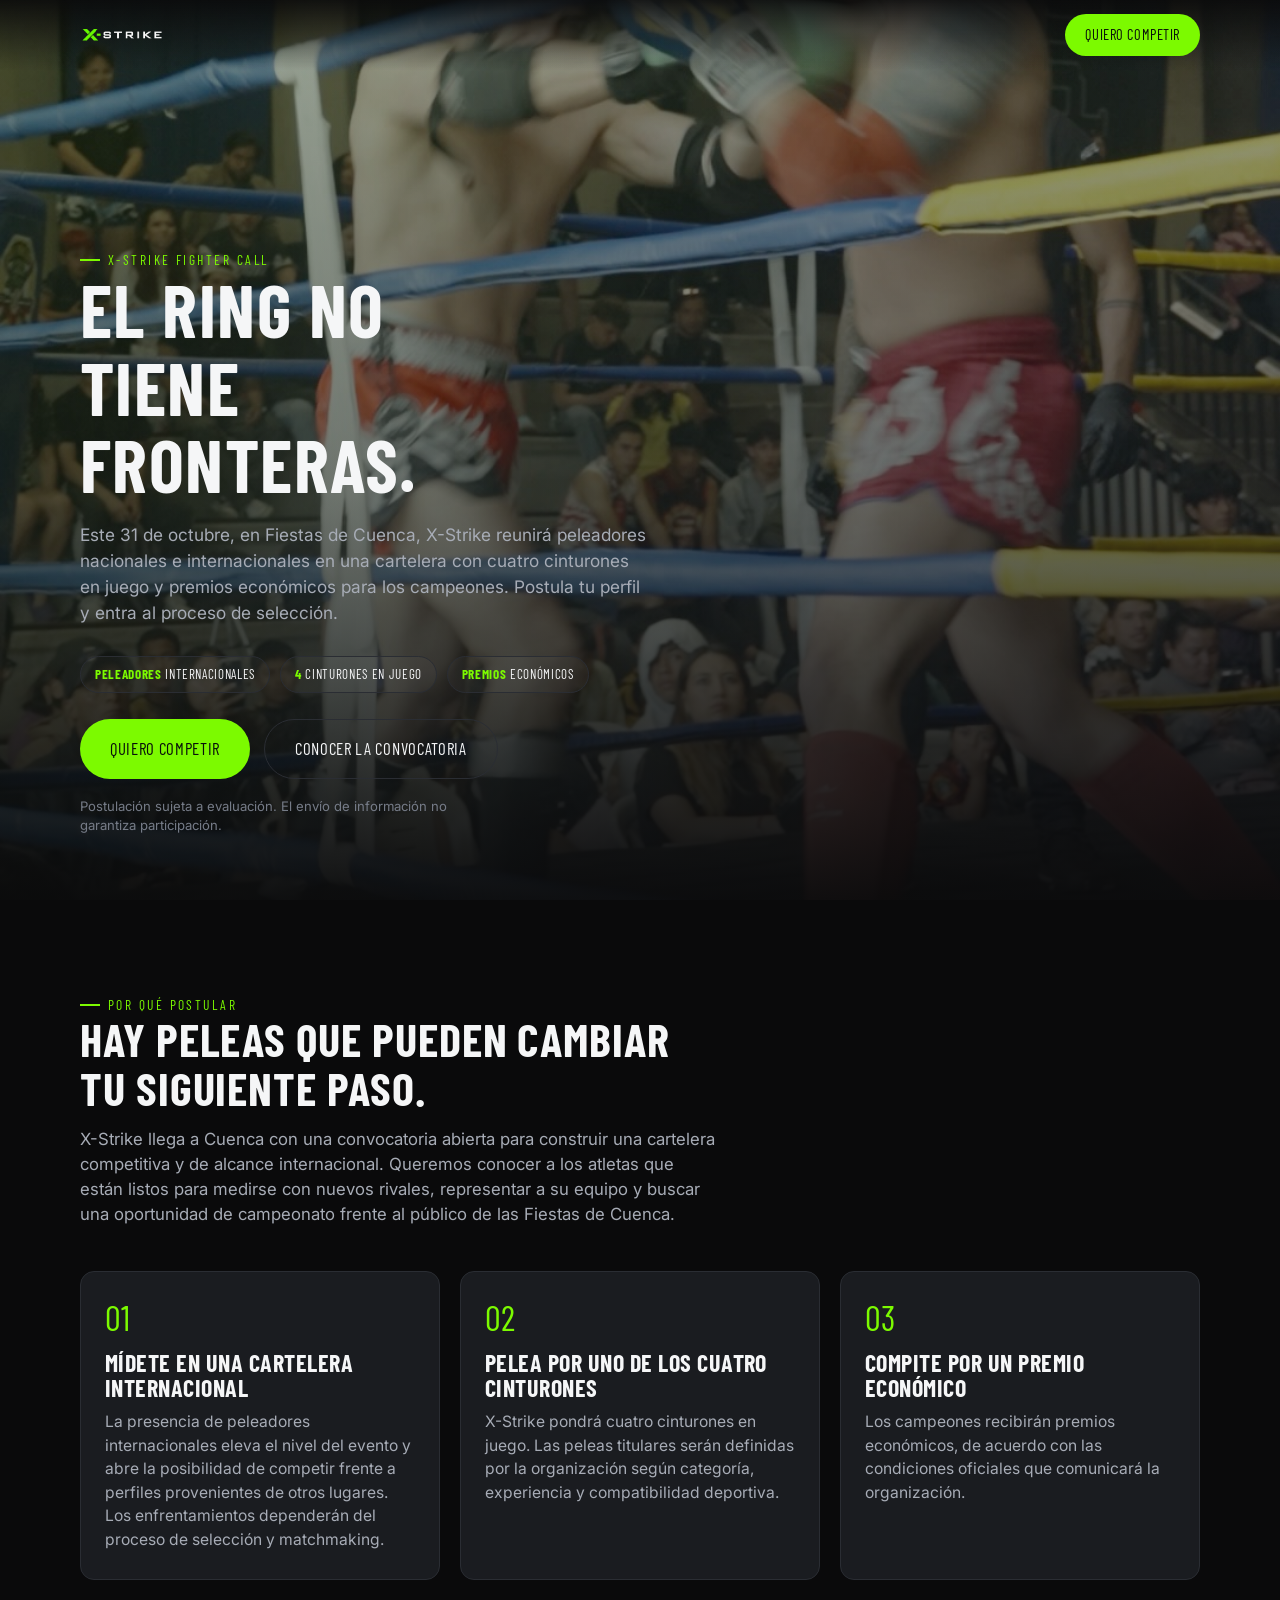
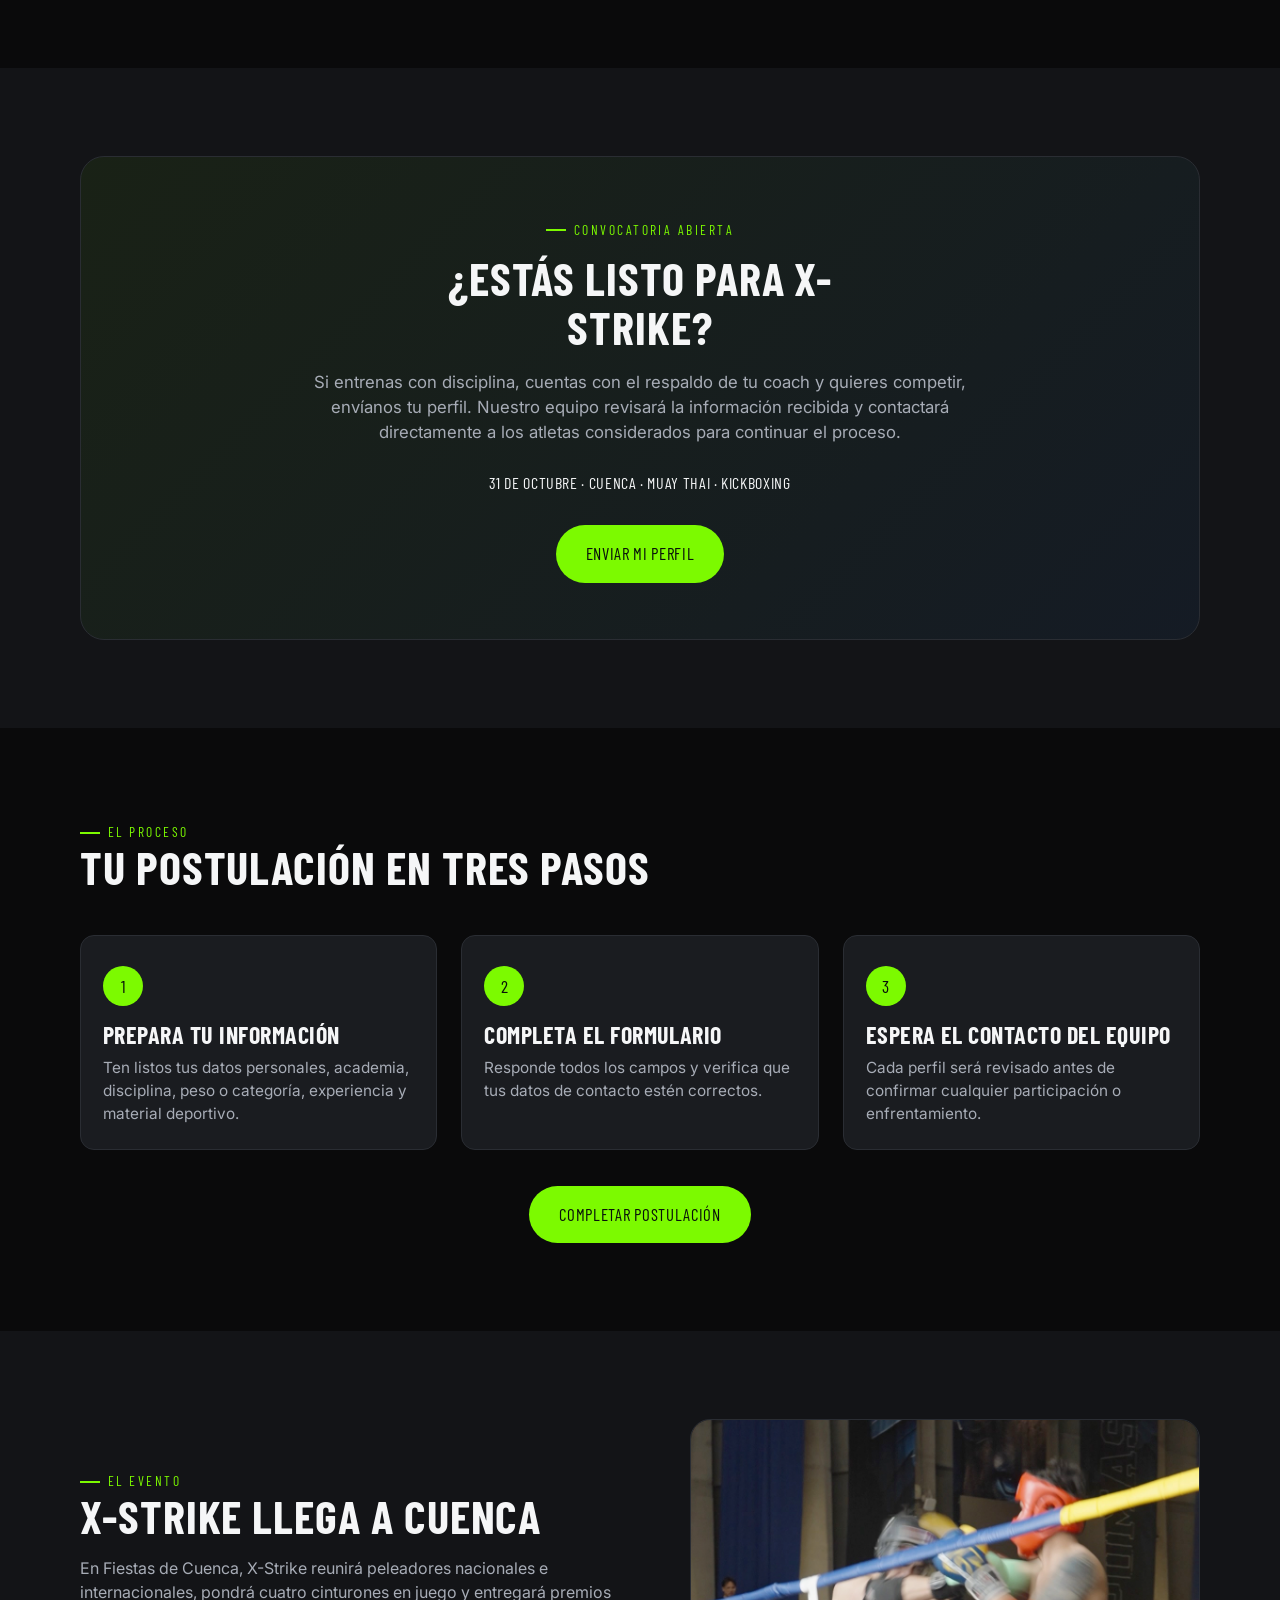
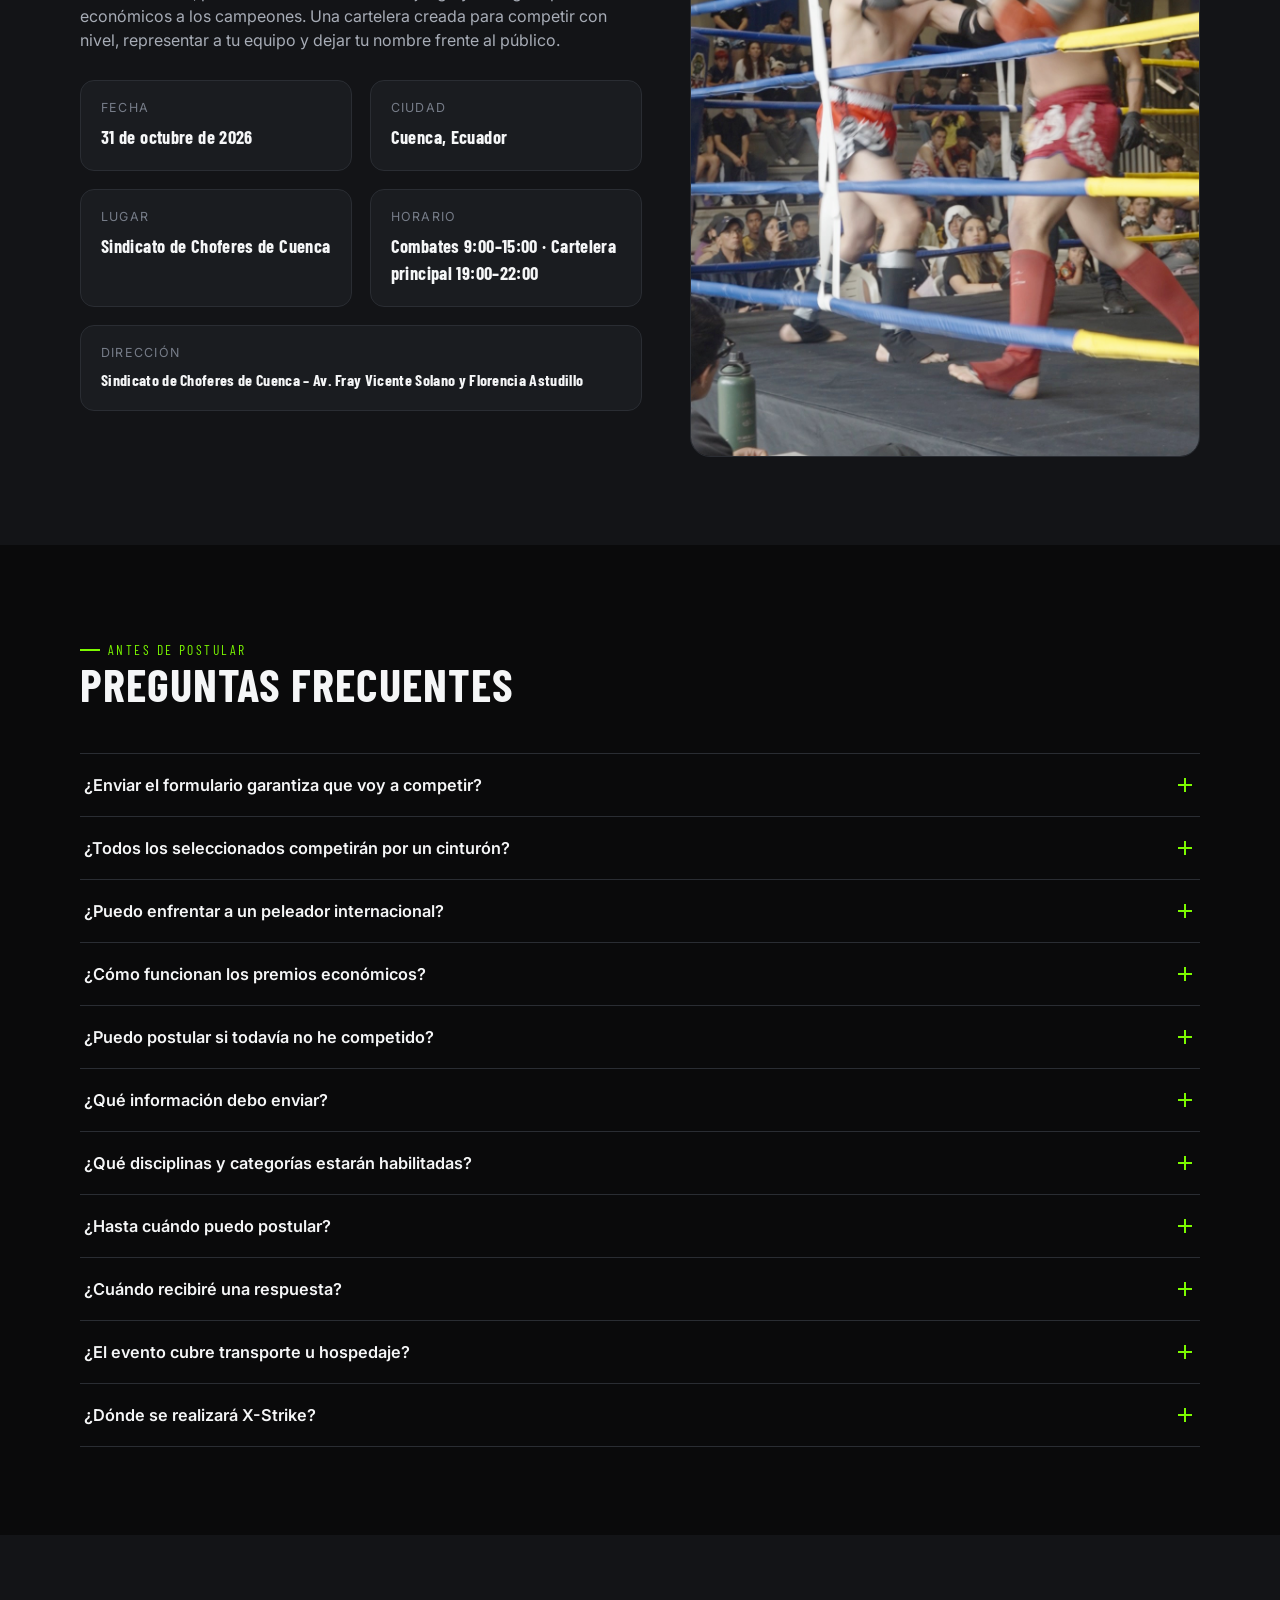
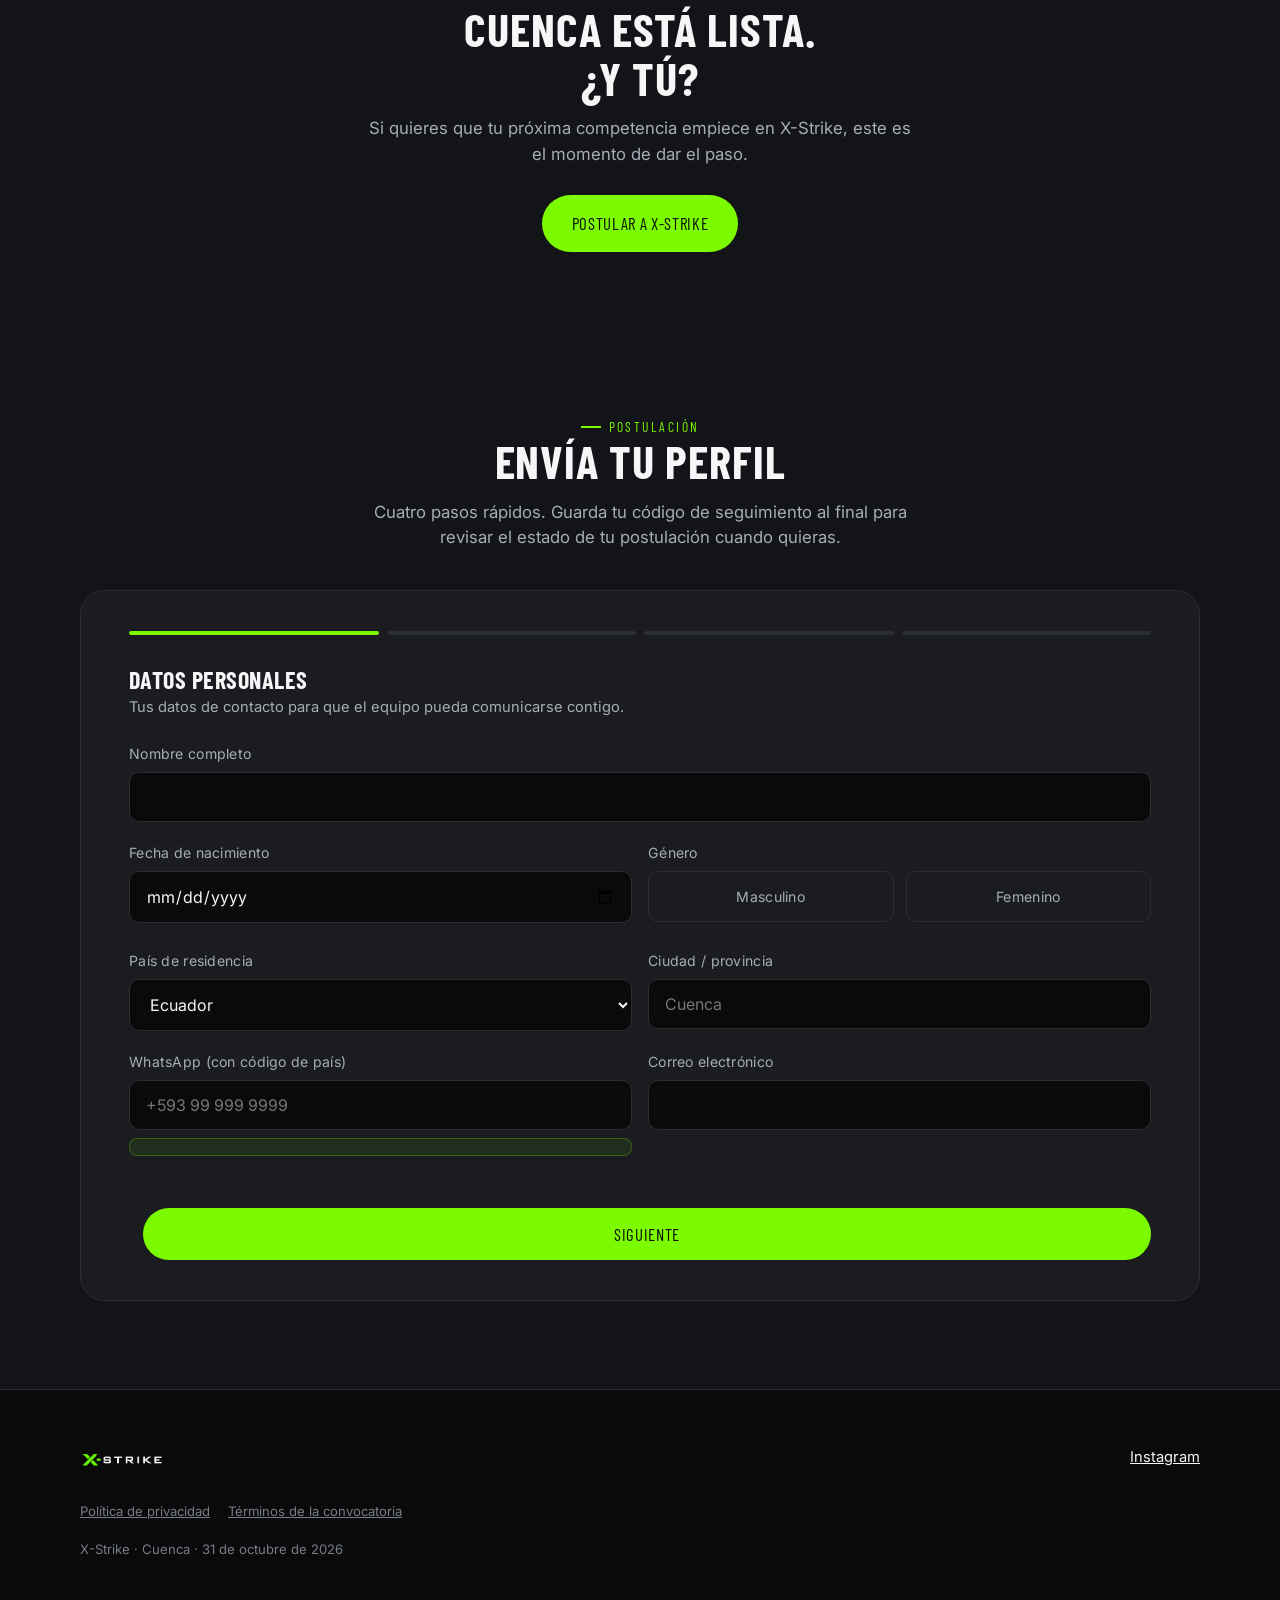
<file: index.html>
<!doctype html>
<html lang="es">
<head>
<meta charset="UTF-8" />
<meta name="viewport" content="width=device-width, initial-scale=1, viewport-fit=cover" />
<title>X-Strike — Postula para competir en Cuenca</title>
<meta name="description" content="X-Strike llega a Cuenca el 31 de octubre. Peleadores nacionales e internacionales, cuatro cinturones en juego y premios económicos. Postula tu perfil." />
<link rel="icon" href="assets/img/favicon.png" />
<meta property="og:title" content="X-Strike — El nuevo estándar" />
<meta property="og:description" content="Postula para competir en X-Strike, Cuenca, 31 de octubre de 2026." />
<meta property="og:image" content="assets/img/og-preview.jpg" />
<meta property="og:type" content="website" />
<link rel="preconnect" href="https://fonts.googleapis.com">
<link rel="preconnect" href="https://fonts.gstatic.com" crossorigin>
<link href="https://fonts.googleapis.com/css2?family=Barlow+Condensed:wght@600;700&family=Inter:wght@400;500;600&display=swap" rel="stylesheet">
<link rel="stylesheet" href="styles.css" />
</head>
<body>

<nav class="nav">
  <div class="container">
    <img src="assets/img/logo-white.png" alt="X-Strike" class="logo-img" />
    <a href="#formulario" class="btn btn-primary">Quiero competir</a>
  </div>
</nav>

<!-- ============ HERO ============ -->
<header class="hero" id="hero">
  <div class="hero-media">
    <video autoplay muted loop playsinline poster="assets/img/hero-fallback.jpg">
      <source src="assets/video/hero.mp4" type="video/mp4" />
    </video>
  </div>
  <div class="container">
    <span class="eyebrow">X-Strike Fighter Call</span>
    <h1>El ring no tiene<br>fronteras.</h1>
    <p class="hero-text">
      Este 31 de octubre, en Fiestas de Cuenca, X-Strike reunirá peleadores nacionales
      e internacionales en una cartelera con cuatro cinturones en juego y premios económicos
      para los campeones. Postula tu perfil y entra al proceso de selección.
    </p>
    <div class="hero-badges">
      <span class="hero-badge"><b>Peleadores</b> internacionales</span>
      <span class="hero-badge"><b>4</b> cinturones en juego</span>
      <span class="hero-badge"><b>Premios</b> económicos</span>
    </div>
    <div class="hero-cta">
      <a href="#formulario" class="btn btn-primary">Quiero competir</a>
      <a href="#convocatoria" class="btn btn-ghost">Conocer la convocatoria</a>
    </div>
    <p class="hero-legal">Postulación sujeta a evaluación. El envío de información no garantiza participación.</p>
  </div>
</header>

<!-- ============ PROPUESTA PARA EL PELEADOR ============ -->
<section id="propuesta">
  <div class="container">
    <div class="section-head reveal">
      <span class="eyebrow">Por qué postular</span>
      <h2>Hay peleas que pueden cambiar tu siguiente paso.</h2>
      <p>
        X-Strike llega a Cuenca con una convocatoria abierta para construir una cartelera
        competitiva y de alcance internacional. Queremos conocer a los atletas que están
        listos para medirse con nuevos rivales, representar a su equipo y buscar una
        oportunidad de campeonato frente al público de las Fiestas de Cuenca.
      </p>
    </div>
    <div class="reasons">
      <article class="reason-card reveal">
        <div class="reason-num">01</div>
        <h3>Mídete en una cartelera internacional</h3>
        <p>La presencia de peleadores internacionales eleva el nivel del evento y abre la posibilidad de competir frente a perfiles provenientes de otros lugares. Los enfrentamientos dependerán del proceso de selección y matchmaking.</p>
      </article>
      <article class="reason-card reveal">
        <div class="reason-num">02</div>
        <h3>Pelea por uno de los cuatro cinturones</h3>
        <p>X-Strike pondrá cuatro cinturones en juego. Las peleas titulares serán definidas por la organización según categoría, experiencia y compatibilidad deportiva.</p>
      </article>
      <article class="reason-card reveal">
        <div class="reason-num">03</div>
        <h3>Compite por un premio económico</h3>
        <p>Los campeones recibirán premios económicos, de acuerdo con las condiciones oficiales que comunicará la organización.</p>
      </article>
    </div>
  </div>
</section>

<!-- ============ CONVOCATORIA ABIERTA ============ -->
<section class="alt" id="convocatoria">
  <div class="container">
    <div class="convocatoria reveal">
      <span class="eyebrow" style="justify-content:center; margin-bottom: 14px;">Convocatoria abierta</span>
      <h2>¿Estás listo para X-Strike?</h2>
      <p>
        Si entrenas con disciplina, cuentas con el respaldo de tu coach y quieres competir,
        envíanos tu perfil. Nuestro equipo revisará la información recibida y contactará
        directamente a los atletas considerados para continuar el proceso.
      </p>
      <div class="convocatoria-facts">
        31 DE OCTUBRE · CUENCA · MUAY THAI · KICKBOXING
      </div>
      <a href="#formulario" class="btn btn-primary">Enviar mi perfil</a>
    </div>
  </div>
</section>

<!-- ============ CÓMO POSTULAR ============ -->
<section id="como-postular">
  <div class="container">
    <div class="section-head reveal">
      <span class="eyebrow">El proceso</span>
      <h2>Tu postulación en tres pasos</h2>
    </div>
    <div class="steps">
      <div class="step reveal">
        <h3>Prepara tu información</h3>
        <p>Ten listos tus datos personales, academia, disciplina, peso o categoría, experiencia y material deportivo.</p>
      </div>
      <div class="step reveal">
        <h3>Completa el formulario</h3>
        <p>Responde todos los campos y verifica que tus datos de contacto estén correctos.</p>
      </div>
      <div class="step reveal">
        <h3>Espera el contacto del equipo</h3>
        <p>Cada perfil será revisado antes de confirmar cualquier participación o enfrentamiento.</p>
      </div>
    </div>
    <div style="text-align:center; margin-top:36px;">
      <a href="#formulario" class="btn btn-primary">Completar postulación</a>
    </div>
  </div>
</section>

<!-- ============ INFORMACIÓN DEL EVENTO ============ -->
<section class="alt" id="evento">
  <div class="container">
    <div class="event-info">
      <div class="reveal">
        <span class="eyebrow">El evento</span>
        <h2>X-Strike llega a Cuenca</h2>
        <p style="margin-top:16px;">
          En Fiestas de Cuenca, X-Strike reunirá peleadores nacionales e internacionales,
          pondrá cuatro cinturones en juego y entregará premios económicos a los campeones.
          Una cartelera creada para competir con nivel, representar a tu equipo y dejar tu
          nombre frente al público.
        </p>
        <div class="event-facts">
          <div class="event-fact"><span>Fecha</span><strong>31 de octubre de 2026</strong></div>
          <div class="event-fact"><span>Ciudad</span><strong>Cuenca, Ecuador</strong></div>
          <div class="event-fact"><span>Lugar</span><strong>Sindicato de Choferes de Cuenca</strong></div>
          <div class="event-fact"><span>Horario</span><strong>Combates 9:00–15:00 · Cartelera principal 19:00–22:00</strong></div>
          <div class="event-fact event-fact-full"><span>Dirección</span><strong>Sindicato de Choferes de Cuenca – Av. Fray Vicente Solano y Florencia Astudillo</strong></div>
        </div>
      </div>
      <div class="event-visual reveal">
        <img src="assets/img/og-preview.jpg" alt="X-Strike, Cuenca" onerror="this.style.display='none'">
      </div>
    </div>
  </div>
</section>

<!-- ============ FAQ ============ -->
<section id="faq">
  <div class="container">
    <div class="section-head reveal">
      <span class="eyebrow">Antes de postular</span>
      <h2>Preguntas frecuentes</h2>
    </div>
    <div class="faq-list reveal" id="faq-list">
      <!-- generado por JS desde el array FAQ_DATA -->
    </div>
  </div>
</section>

<!-- ============ CIERRE ============ -->
<section class="closer alt">
  <div class="container">
    <h2>Cuenca está lista.<br>¿Y tú?</h2>
    <p>Si quieres que tu próxima competencia empiece en X-Strike, este es el momento de dar el paso.</p>
    <a href="#formulario" class="btn btn-primary">Postular a X-Strike</a>
  </div>
</section>

<!-- ============ FORMULARIO ============ -->
<section class="form-section" id="formulario">
  <div class="container">
    <div class="section-head reveal" style="margin: 0 auto 40px; text-align:center; max-width:560px;">
      <span class="eyebrow" style="justify-content:center;">Postulación</span>
      <h2>Envía tu perfil</h2>
      <p>Cuatro pasos rápidos. Guarda tu código de seguimiento al final para revisar el estado de tu postulación cuando quieras.</p>
    </div>

    <div class="form-shell reveal">
      <div class="form-progress" id="form-progress">
        <span class="active" data-step="1"></span>
        <span data-step="2"></span>
        <span data-step="3"></span>
        <span data-step="4"></span>
      </div>

      <form id="xstrike-form" novalidate>
        <!-- STEP 1: datos personales -->
        <div class="form-step active" data-step="1">
          <h3>Datos personales</h3>
          <p class="step-hint">Tus datos de contacto para que el equipo pueda comunicarse contigo.</p>

          <div class="field">
            <label for="nombre">Nombre completo</label>
            <input type="text" id="nombre" name="nombre" required autocomplete="name" />
            <span class="form-error">Ingresa tu nombre completo.</span>
          </div>
          <div class="field-row">
            <div class="field">
              <label for="nacimiento">Fecha de nacimiento</label>
              <input type="date" id="nacimiento" name="nacimiento" required />
              <span class="form-error">Ingresa tu fecha de nacimiento.</span>
            </div>
            <div class="field">
              <label>Género</label>
              <div class="radio-group" id="genero-group">
                <label class="radio-pill">
                  <input type="radio" name="genero" value="Masculino" required />Masculino
                </label>
                <label class="radio-pill">
                  <input type="radio" name="genero" value="Femenino" />Femenino
                </label>
              </div>
              <span class="form-error" id="genero-error">Selecciona una opción.</span>
            </div>
          </div>
          <div class="field-row">
            <div class="field">
              <label for="pais">País de residencia</label>
              <select id="pais" name="pais" required></select>
              <span class="form-error">Selecciona tu país.</span>
            </div>
            <div class="field">
              <label for="ciudad">Ciudad / provincia</label>
              <input type="text" id="ciudad" name="ciudad" required placeholder="Cuenca" />
              <span class="form-error">Ingresa tu ciudad o provincia.</span>
            </div>
          </div>
          <div class="field-row">
            <div class="field">
              <label for="whatsapp">WhatsApp (con código de país)</label>
              <input type="tel" id="whatsapp" name="whatsapp" required placeholder="+593 99 999 9999" />
              <span class="form-error">Ingresa un número válido con código de país.</span>
              <span class="computed-hint" id="whatsapp-hint" hidden></span>
            </div>
            <div class="field">
              <label for="correo">Correo electrónico</label>
              <input type="email" id="correo" name="correo" required autocomplete="email" />
              <span class="form-error">Ingresa un correo válido.</span>
            </div>
          </div>

          <div class="form-nav">
            <span></span>
            <button type="button" class="btn btn-primary" data-next>Siguiente</button>
          </div>
        </div>

        <!-- STEP 2: datos deportivos -->
        <div class="form-step" data-step="2">
          <h3>Datos deportivos</h3>
          <p class="step-hint">Tu perfil competitivo: academia, coach y experiencia.</p>

          <div class="field-row">
            <div class="field">
              <label for="academia">Academia o equipo</label>
              <input type="text" id="academia" name="academia" required />
              <span class="form-error">Ingresa tu academia o equipo.</span>
            </div>
            <div class="field">
              <label for="coach">Nombre y contacto del coach</label>
              <input type="text" id="coach" name="coach" required />
              <span class="form-error">Ingresa el nombre y contacto de tu coach.</span>
            </div>
          </div>

          <div class="field-row">
            <div class="field">
              <label for="disciplina">Disciplina principal</label>
              <select id="disciplina" name="disciplina" required></select>
              <span class="form-error">Selecciona tu disciplina.</span>
            </div>
            <div class="field">
              <label for="peso">Peso actual</label>
              <div class="peso-input-row">
                <input type="number" id="peso" name="peso" min="10" max="450" step="0.1" required placeholder="Ej. 70" />
                <div class="radio-group unidad-group">
                  <label class="radio-pill">
                    <input type="radio" name="unidadPeso" value="kg" checked />kg
                  </label>
                  <label class="radio-pill">
                    <input type="radio" name="unidadPeso" value="lb" />lb
                  </label>
                </div>
              </div>
              <span class="form-error">Ingresa tu peso actual.</span>
            </div>
          </div>

          <div class="field-row">
            <div class="field">
              <label for="altura">Altura <span class="opt">(opcional)</span></label>
              <input type="text" id="altura" name="altura" placeholder="Ej. 1.75 m" />
            </div>
            <div class="field">
              <label for="anios">Años de entrenamiento</label>
              <input type="number" id="anios" name="anios" min="0" max="60" required />
              <span class="form-error">Ingresa tus años de entrenamiento.</span>
            </div>
          </div>

          <div class="field">
            <label>Nivel de experiencia</label>
            <div class="radio-group" id="nivel-experiencia-group">
              <label class="radio-pill">
                <input type="radio" name="nivelExperiencia" value="Debutante" required />Debutante
              </label>
              <label class="radio-pill">
                <input type="radio" name="nivelExperiencia" value="Amateur" />Amateur
              </label>
              <label class="radio-pill">
                <input type="radio" name="nivelExperiencia" value="Semi-profesional / Profesional" />Semi-pro / Pro
              </label>
            </div>
            <span class="form-error" id="nivelExperiencia-error">Selecciona tu nivel de experiencia.</span>
          </div>

          <div class="field">
            <label for="experiencia">Algo más que quieras contarnos <span class="opt">(opcional)</span></label>
            <input type="text" id="experiencia" name="experiencia" placeholder="Ej. Campeón provincial 2023, o cualquier logro relevante" />
          </div>

          <div class="field">
            <label for="record">Récord, si aplica <span class="opt">(opcional)</span></label>
            <input type="text" id="record" name="record" placeholder="Ej. 5-1-0" />
          </div>

          <div class="form-nav">
            <button type="button" class="btn btn-ghost" data-prev>Atrás</button>
            <button type="button" class="btn btn-primary" data-next>Siguiente</button>
          </div>
        </div>

        <!-- STEP 3: material y disponibilidad -->
        <div class="form-step" data-step="3">
          <h3>Material y disponibilidad</h3>
          <p class="step-hint">Preferimos enlaces a videos o redes en lugar de archivos, para que no necesites iniciar sesión en ningún lado.</p>

          <div class="field">
            <label for="instagram">Perfil de Instagram <span class="opt">(opcional)</span></label>
            <input type="text" id="instagram" name="instagram" placeholder="@tuusuario" />
          </div>
          <div class="field">
            <label for="highlights">Enlace a videos o highlights <span class="opt">(opcional)</span></label>
            <input type="url" id="highlights" name="highlights" placeholder="https://..." />
          </div>

          <div class="field">
            <label>Disponibilidad para competir el 31 de octubre</label>
            <div class="radio-group" id="disponibilidad-group">
              <label class="radio-pill">
                <input type="radio" name="disponibilidad" value="Sí" required />Sí
              </label>
              <label class="radio-pill">
                <input type="radio" name="disponibilidad" value="No" />No
              </label>
            </div>
            <span class="form-error" id="disponibilidad-error">Selecciona una opción.</span>
          </div>

          <div class="form-nav">
            <button type="button" class="btn btn-ghost" data-prev>Atrás</button>
            <button type="button" class="btn btn-primary" data-next>Siguiente</button>
          </div>
        </div>

        <!-- STEP 4: confirmaciones -->
        <div class="form-step" data-step="4">
          <h3>Confirmación final</h3>
          <p class="step-hint">Últimos detalles antes de enviar tu postulación.</p>

          <div class="check-field">
            <input type="checkbox" id="chk-veracidad" name="chk-veracidad" required />
            <label for="chk-veracidad">Confirmo que la información proporcionada en este formulario es verídica y podrá ser verificada por la organización.</label>
          </div>
          <div class="check-field">
            <input type="checkbox" id="chk-datos" name="chk-datos" required />
            <label for="chk-datos">Autorizo a X-Strike a contactarme y a tratar mis datos personales con el único fin de gestionar mi postulación a este evento.</label>
          </div>
          <div class="check-field">
            <input type="checkbox" id="chk-garantia" name="chk-garantia" required />
            <label for="chk-garantia">Entiendo que el envío de este formulario no garantiza mi participación en X-Strike.</label>
          </div>
          <span class="form-error" id="checks-error" style="display:none; margin-top:8px;">Debes aceptar las tres condiciones para continuar.</span>

          <div class="form-nav">
            <button type="button" class="btn btn-ghost" data-prev>Atrás</button>
            <button type="submit" class="btn btn-primary">Enviar postulación</button>
          </div>
        </div>
      </form>

      <!-- Estado: enviando -->
      <div class="form-submitting" id="form-submitting" hidden>
        <div class="spinner"></div>
        <p>Enviando tu postulación...</p>
      </div>

      <!-- Estado: éxito -->
      <div class="form-result" id="form-result" hidden>
        <span class="eyebrow" style="justify-content:center;">Postulación recibida</span>
        <h3 style="margin-top:14px;">Gracias por querer ser parte de X-Strike</h3>
        <div class="code" id="form-code">XS-0000</div>
        <p>
          Nuestro equipo revisará tu información y se comunicará contigo si tu perfil continúa
          en el proceso. El envío del formulario no confirma automáticamente tu participación.
          Te enviamos este código también a tu correo — guárdalo para consultar el estado de tu
          postulación en <a href="estado.html" style="color:var(--green);">esta página</a>.
        </p>

        <div class="payment-card" id="payment-card">
          <p class="payment-card-title">Para asegurar tu cupo, transfiere tu inscripción:</p>
          <div class="payment-amount" id="pc-monto"></div>
          <div class="payment-row"><span>Banco / Cooperativa</span><span id="pc-banco"></span></div>
          <div class="payment-row"><span>Titular</span><span id="pc-titular"></span></div>
          <div class="payment-row"><span>Cédula</span><span id="pc-cedula"></span></div>
          <div class="payment-row"><span>Tipo de cuenta</span><span id="pc-tipo"></span></div>
          <div class="payment-row"><span>Número de cuenta</span><span id="pc-numero"></span></div>
          <a id="pc-pago-link" href="pago.html" class="btn btn-primary btn-block" style="margin-top:18px;">Ya transferí, subir comprobante</a>
        </div>

        <p id="local-mode-note" class="pending" style="margin-top:18px;" hidden>
          Modo de prueba: esta postulación se guardó solo en este navegador (aún no hay
          backend conectado). Revísala en <a href="admin.html" style="color:inherit;">admin.html</a>.
        </p>
      </div>

      <!-- Estado: error -->
      <div class="form-result" id="form-error-state" hidden>
        <h3>No pudimos enviar tu postulación</h3>
        <p>Revisa tu conexión e intenta de nuevo. Si el problema continúa, escríbenos directamente.</p>
        <button type="button" class="btn btn-ghost" id="form-retry" style="margin-top:20px;">Intentar de nuevo</button>
      </div>
    </div>
  </div>
</section>

<!-- ============ FOOTER ============ -->
<footer>
  <div class="container">
    <div class="footer-top">
      <img src="assets/img/logo-white.png" alt="X-Strike" class="logo-img" />
      <div class="footer-links" id="footer-links">
        <!-- generado por JS desde config.js -->
      </div>
    </div>
    <div class="footer-legal">
      <a href="privacidad.html">Política de privacidad</a>
      <a href="terminos.html">Términos de la convocatoria</a>
    </div>
    <div class="footer-meta">X-Strike · Cuenca · 31 de octubre de 2026</div>
  </div>
</footer>

<div class="sticky-cta" id="sticky-cta">
  <a href="#formulario" class="btn btn-primary btn-block">Quiero competir</a>
</div>

<script src="config.js"></script>
<script src="countries.js"></script>
<script src="local-store.js"></script>
<script src="main.js"></script>
</body>
</html>
</file>
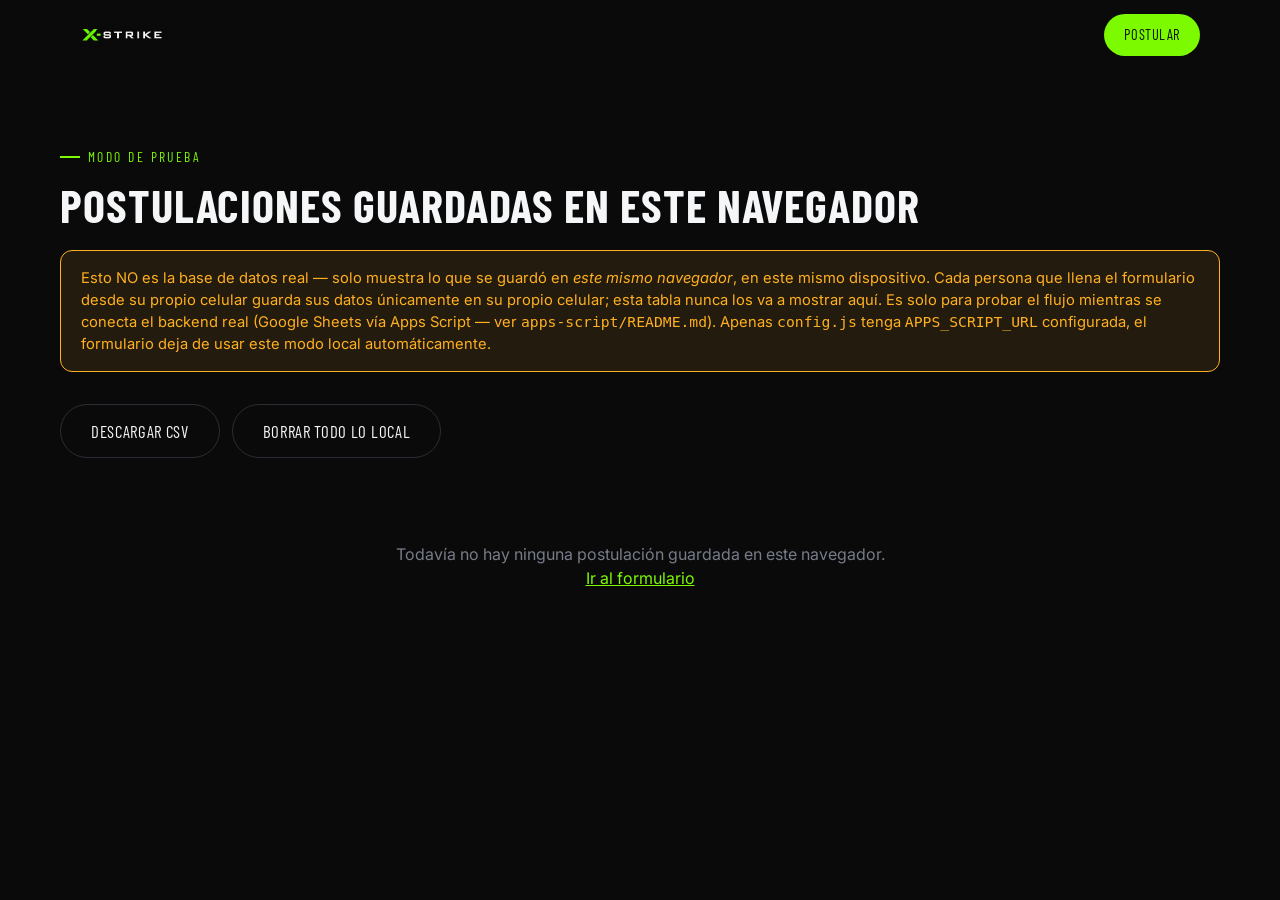
<file: admin.html>
<!doctype html>
<html lang="es">
<head>
<meta charset="UTF-8" />
<meta name="viewport" content="width=device-width, initial-scale=1" />
<title>X-Strike — Postulaciones locales (modo de prueba)</title>
<meta name="robots" content="noindex" />
<link rel="icon" href="assets/img/favicon.png" />
<link href="https://fonts.googleapis.com/css2?family=Barlow+Condensed:wght@600;700&family=Inter:wght@400;500;600&display=swap" rel="stylesheet">
<link rel="stylesheet" href="styles.css" />
<style>
  .admin-shell { max-width: 1200px; margin: 0 auto; padding: 140px 20px 100px; }
  .admin-warning {
    background: rgba(255,176,32,0.1); border: 1px solid var(--pending);
    color: var(--pending); border-radius: 12px; padding: 16px 20px;
    font-size: 0.92rem; margin: 20px 0 32px; line-height: 1.5;
  }
  .admin-actions { display: flex; gap: 12px; margin-bottom: 24px; flex-wrap: wrap; }
  .table-wrap { overflow-x: auto; border: 1px solid var(--line); border-radius: 12px; }
  table { border-collapse: collapse; width: 100%; min-width: 1400px; font-size: 0.86rem; }
  th, td { text-align: left; padding: 10px 14px; border-bottom: 1px solid var(--line); white-space: nowrap; }
  th { background: var(--bg-card); color: var(--silver); font-weight: 600; position: sticky; top: 0; }
  tbody tr:hover { background: rgba(255,255,255,0.02); }
  td.editable { cursor: text; }
  td.editable:focus { outline: 2px solid var(--green); outline-offset: -2px; background: rgba(124,250,0,0.05); }
  .empty-state { text-align: center; padding: 60px 20px; color: var(--muted); }
  .count-badge { color: var(--muted); font-size: 0.9rem; margin-left: 10px; }
</style>
</head>
<body>

<nav class="nav">
  <div class="container">
    <a href="index.html" style="text-decoration:none;"><img src="assets/img/logo-white.png" alt="X-Strike" class="logo-img" /></a>
    <a href="index.html#formulario" class="btn btn-primary">Postular</a>
  </div>
</nav>

<div class="admin-shell">
  <span class="eyebrow">Modo de prueba</span>
  <h2 style="margin-top:14px;">Postulaciones guardadas en este navegador<span class="count-badge" id="count-badge"></span></h2>

  <div class="admin-warning">
    Esto NO es la base de datos real — solo muestra lo que se guardó en <em>este mismo navegador</em>,
    en este mismo dispositivo. Cada persona que llena el formulario desde su propio celular guarda sus
    datos únicamente en su propio celular; esta tabla nunca los va a mostrar aquí. Es solo para probar
    el flujo mientras se conecta el backend real (Google Sheets vía Apps Script — ver
    <code>apps-script/README.md</code>). Apenas <code>config.js</code> tenga <code>APPS_SCRIPT_URL</code>
    configurada, el formulario deja de usar este modo local automáticamente.
  </div>

  <div class="admin-actions">
    <button type="button" class="btn btn-ghost" id="btn-csv">Descargar CSV</button>
    <button type="button" class="btn btn-ghost" id="btn-clear">Borrar todo lo local</button>
  </div>

  <div id="empty-state" class="empty-state" hidden>
    Todavía no hay ninguna postulación guardada en este navegador.
    <br /><a href="index.html#formulario" style="color:var(--green);">Ir al formulario</a>
  </div>

  <div class="table-wrap" id="table-wrap">
    <table id="table">
      <thead><tr id="thead-row"></tr></thead>
      <tbody id="tbody"></tbody>
    </table>
  </div>
</div>

<script src="local-store.js"></script>
<script>
(function () {
  var store = window.XStrikeLocalStore;
  var EDITABLE = ["estado", "categoria", "proximosPasos"];

  function render() {
    var rows = store.all();
    document.getElementById("count-badge").textContent =
      rows.length ? "(" + rows.length + ")" : "";

    document.getElementById("empty-state").hidden = rows.length > 0;
    document.getElementById("table-wrap").hidden = rows.length === 0;

    var theadRow = document.getElementById("thead-row");
    theadRow.innerHTML = "";
    store.COLUMNS.forEach(function (col) {
      var th = document.createElement("th");
      th.textContent = col.label;
      theadRow.appendChild(th);
    });

    var tbody = document.getElementById("tbody");
    tbody.innerHTML = "";
    rows.forEach(function (row, rowIndex) {
      var tr = document.createElement("tr");
      store.COLUMNS.forEach(function (col) {
        var td = document.createElement("td");
        var value = row[col.key] || "";
        if (col.key === "timestamp" && value) {
          value = new Date(value).toLocaleString("es-EC");
        }
        td.textContent = value;
        if (EDITABLE.indexOf(col.key) !== -1) {
          td.classList.add("editable");
          td.contentEditable = "true";
          td.addEventListener("blur", function () {
            var allRows = store.all();
            allRows[rowIndex][col.key] = td.textContent.trim();
            localStorage.setItem(
              "xstrike_local_postulaciones",
              JSON.stringify(allRows)
            );
          });
        }
        tr.appendChild(td);
      });
      tbody.appendChild(tr);
    });
  }

  document.getElementById("btn-csv").addEventListener("click", function () {
    var csv = store.toCSV();
    var blob = new Blob([csv], { type: "text/csv;charset=utf-8;" });
    var url = URL.createObjectURL(blob);
    var a = document.createElement("a");
    a.href = url;
    a.download = "x-strike-postulaciones-local.csv";
    document.body.appendChild(a);
    a.click();
    document.body.removeChild(a);
    URL.revokeObjectURL(url);
  });

  document.getElementById("btn-clear").addEventListener("click", function () {
    if (confirm("¿Borrar todas las postulaciones guardadas en este navegador? No se puede deshacer.")) {
      store.clear();
      render();
    }
  });

  render();
})();
</script>
</body>
</html>
</file>
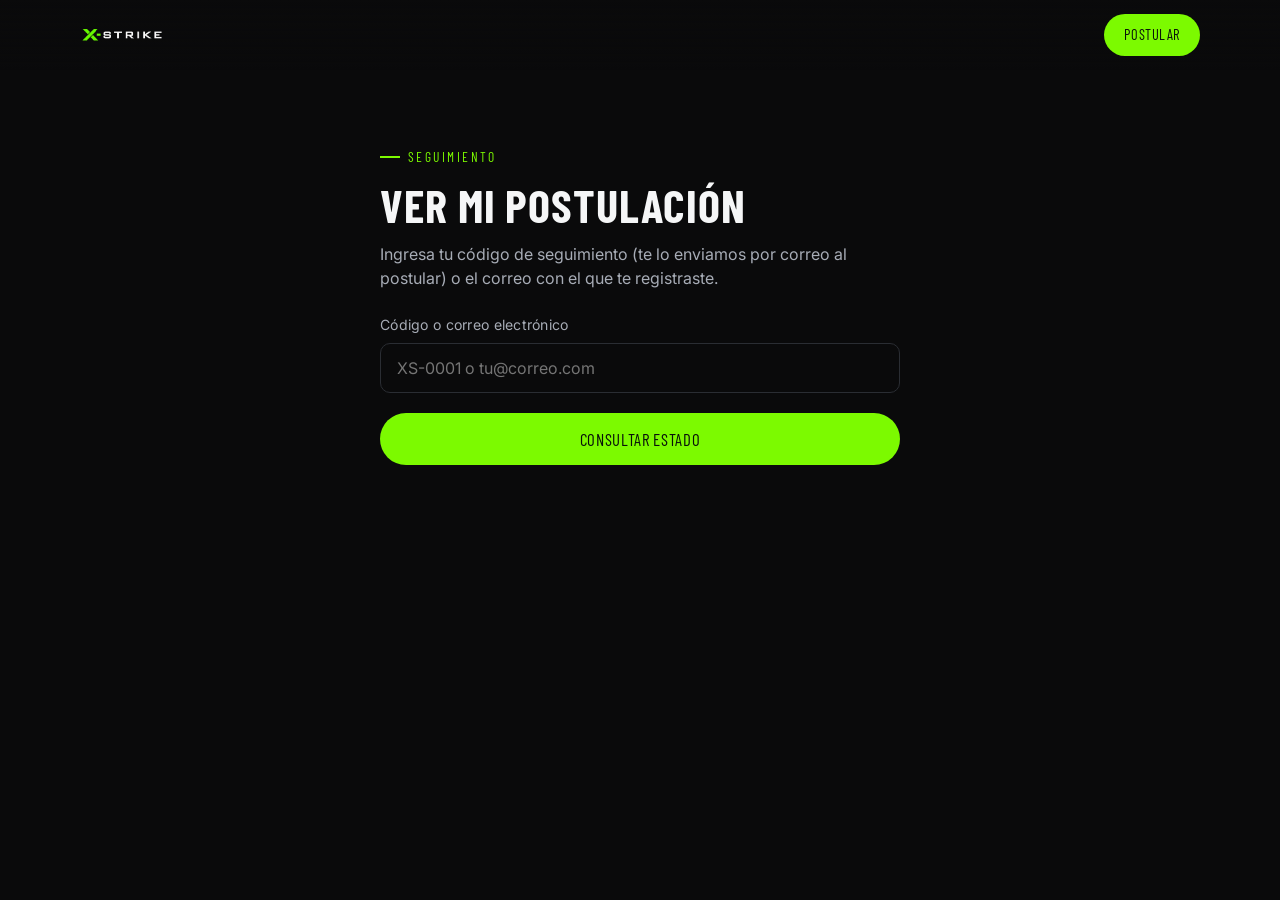
<file: estado.html>
<!doctype html>
<html lang="es">
<head>
<meta charset="UTF-8" />
<meta name="viewport" content="width=device-width, initial-scale=1" />
<title>X-Strike — Estado de tu postulación</title>
<meta name="robots" content="noindex" />
<link rel="icon" href="assets/img/favicon.png" />
<link rel="preconnect" href="https://fonts.googleapis.com">
<link rel="preconnect" href="https://fonts.gstatic.com" crossorigin>
<link href="https://fonts.googleapis.com/css2?family=Barlow+Condensed:wght@600;700&family=Inter:wght@400;500;600&display=swap" rel="stylesheet">
<link rel="stylesheet" href="styles.css" />
<style>
  .estado-shell { max-width: 560px; margin: 0 auto; padding: 140px 20px 100px; }
  .estado-card {
    background: var(--bg-card); border: 1px solid var(--line);
    border-radius: 20px; padding: 32px clamp(20px, 5vw, 40px); margin-top: 28px;
  }
  .estado-row { display:flex; justify-content:space-between; gap:16px; padding:14px 0; border-bottom:1px solid var(--line); }
  .estado-row:last-child { border-bottom:none; }
  .estado-row span:first-child { color: var(--muted); font-size: 0.9rem; }
  .estado-row span:last-child { font-weight: 600; text-align:right; }
  .badge-estado { padding: 4px 12px; border-radius: 999px; font-size: 0.82rem; font-family: var(--font-display); letter-spacing: 0.04em; text-transform: uppercase; }
  .badge-pendiente { background: rgba(255,176,32,0.15); color: var(--pending); }
  .badge-revision { background: rgba(47,139,255,0.15); color: var(--blue); }
  .badge-aceptado { background: rgba(124,250,0,0.15); color: var(--green); }
  .badge-rechazado { background: rgba(255,107,107,0.15); color: #ff6b6b; }
</style>
</head>
<body>

<nav class="nav">
  <div class="container">
    <a href="index.html" style="text-decoration:none;"><img src="assets/img/logo-white.png" alt="X-Strike" class="logo-img" /></a>
    <a href="index.html#formulario" class="btn btn-primary">Postular</a>
  </div>
</nav>

<div class="estado-shell">
  <span class="eyebrow">Seguimiento</span>
  <h2 style="margin-top:14px;">Ver mi postulación</h2>
  <p style="margin-top:12px;">Ingresa tu código de seguimiento (te lo enviamos por correo al postular) o el correo con el que te registraste.</p>

  <div class="field" style="margin-top:24px;">
    <label for="lookup-input">Código o correo electrónico</label>
    <input type="text" id="lookup-input" placeholder="XS-0001 o tu@correo.com" />
  </div>
  <button type="button" class="btn btn-primary btn-block" id="lookup-btn">Consultar estado</button>

  <div id="lookup-error" class="form-error" style="display:none; margin-top:14px; text-align:center;">
    No encontramos ninguna postulación con ese dato. Verifica el código o el correo.
  </div>

  <div id="lookup-loading" style="display:none; text-align:center; margin-top:24px;">
    <div class="spinner"></div>
  </div>

  <div class="estado-card" id="lookup-result" style="display:none;">
    <div class="estado-row"><span>Nombre</span><span id="r-nombre"></span></div>
    <div class="estado-row"><span>Código</span><span id="r-codigo"></span></div>
    <div class="estado-row"><span>Estado</span><span id="r-estado"></span></div>
    <div class="estado-row"><span>Categoría asignada</span><span id="r-categoria"></span></div>
    <div class="estado-row"><span>Próximos pasos</span><span id="r-pasos"></span></div>
  </div>
</div>

<script src="config.js"></script>
<script src="local-store.js"></script>
<script>
(function () {
  var CFG = window.SITE_CONFIG || {};
  var input = document.getElementById("lookup-input");
  var btn = document.getElementById("lookup-btn");
  var errorEl = document.getElementById("lookup-error");
  var loadingEl = document.getElementById("lookup-loading");
  var resultEl = document.getElementById("lookup-result");

  var BADGE_CLASS = {
    "Pendiente": "badge-pendiente",
    "En revisión": "badge-revision",
    "Aceptado": "badge-aceptado",
    "Rechazado": "badge-rechazado",
  };

  function reset() {
    errorEl.style.display = "none";
    resultEl.style.display = "none";
  }

  function renderResult(data) {
    document.getElementById("r-nombre").textContent = data.nombre || "—";
    document.getElementById("r-codigo").textContent = data.codigo || "—";
    var badgeClass = BADGE_CLASS[data.estado] || "badge-pendiente";
    document.getElementById("r-estado").innerHTML =
      '<span class="badge-estado ' + badgeClass + '">' + (data.estado || "Pendiente") + "</span>";
    document.getElementById("r-categoria").textContent = data.categoria || "Por asignar";
    document.getElementById("r-pasos").textContent = data.proximosPasos || "Sin novedades por ahora.";
    resultEl.style.display = "block";
  }

  var backendConfigured = CFG.APPS_SCRIPT_URL && CFG.APPS_SCRIPT_URL.indexOf("http") === 0;

  btn.addEventListener("click", function () {
    var query = input.value.trim();
    reset();
    if (!query) return;

    // Sin backend real todavía: busca en lo guardado localmente (mismo navegador).
    if (!backendConfigured) {
      var local = window.XStrikeLocalStore ? window.XStrikeLocalStore.findByCodeOrEmail(query) : null;
      if (local) {
        renderResult({
          nombre: local.nombre, codigo: local.codigo, estado: local.estado,
          categoria: local.categoria, proximosPasos: local.proximosPasos,
        });
      } else {
        errorEl.style.display = "block";
      }
      return;
    }

    loadingEl.style.display = "block";
    var url = CFG.APPS_SCRIPT_URL + "?action=status&query=" + encodeURIComponent(query);

    fetch(url)
      .then(function (res) { return res.json(); })
      .then(function (data) {
        loadingEl.style.display = "none";
        if (!data || !data.ok) {
          errorEl.style.display = "block";
          return;
        }
        renderResult(data);
      })
      .catch(function () {
        loadingEl.style.display = "none";
        errorEl.style.display = "block";
      });
  });

  input.addEventListener("keydown", function (e) {
    if (e.key === "Enter") btn.click();
  });

  // Si el link trae ?codigo=XS-0001 (como el del correo), lo precarga y
  // consulta automático.
  var params = new URLSearchParams(location.search);
  if (params.get("codigo")) {
    input.value = params.get("codigo");
    btn.click();
  }
})();
</script>
</body>
</html>
</file>
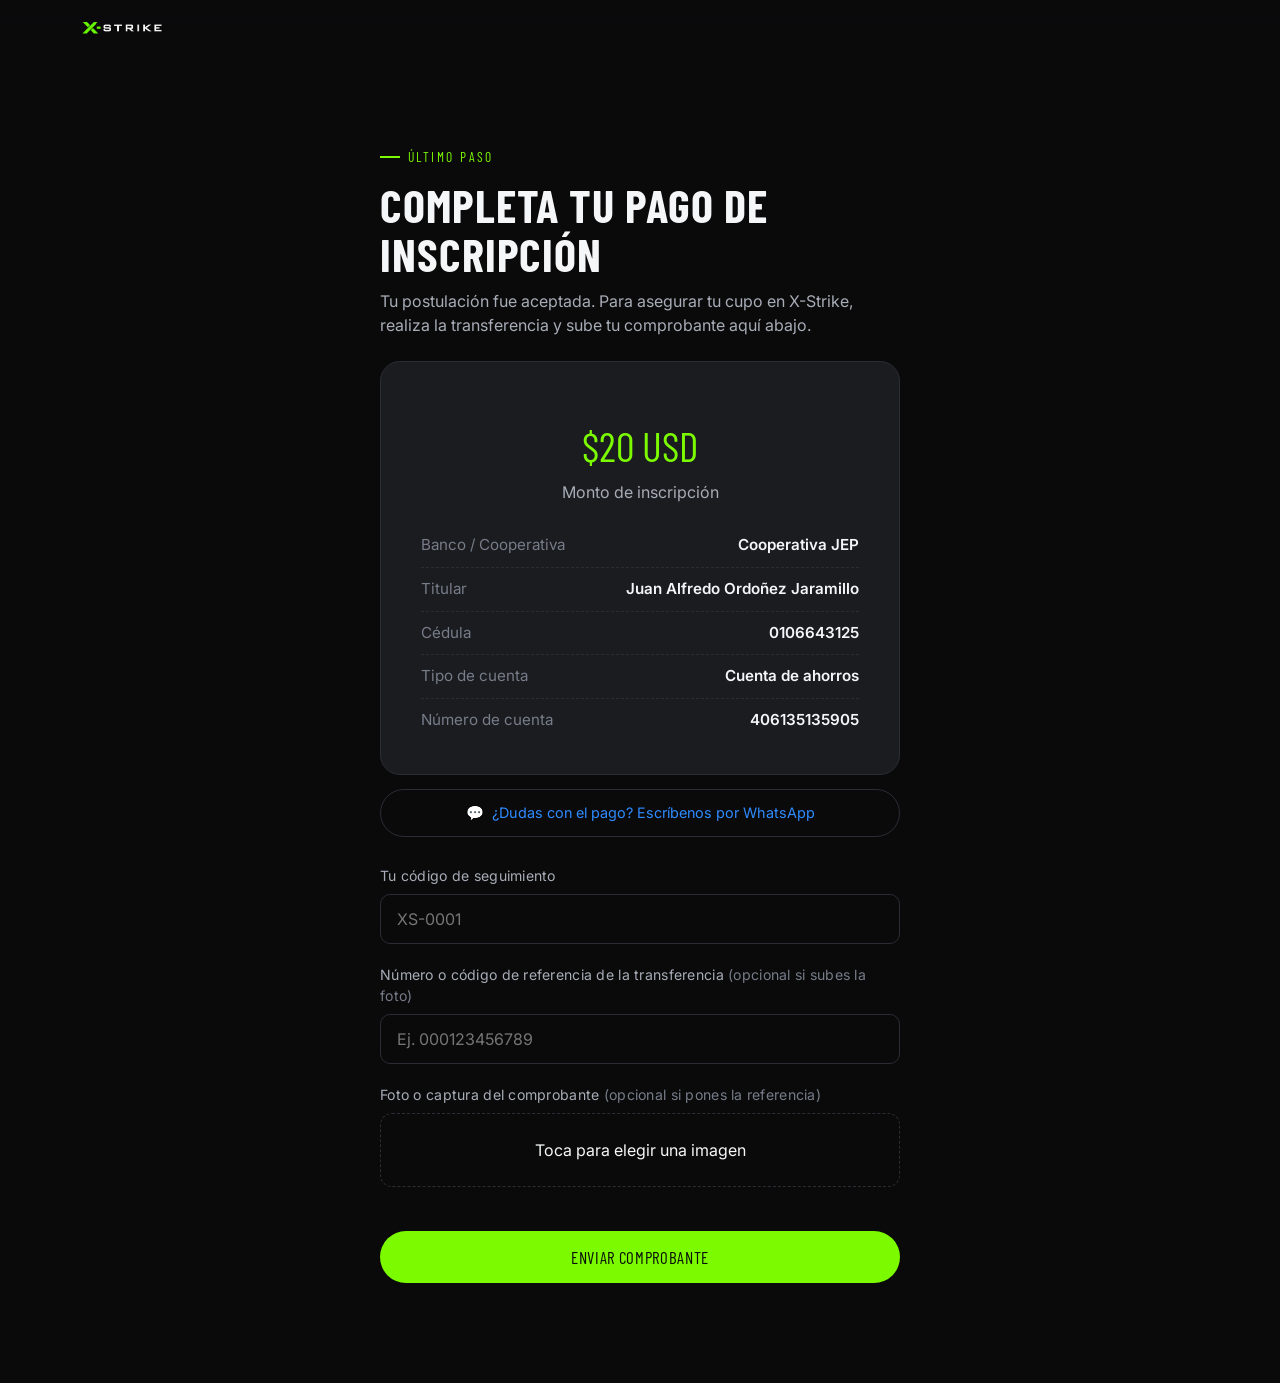
<file: pago.html>
<!doctype html>
<html lang="es">
<head>
<meta charset="UTF-8" />
<meta name="viewport" content="width=device-width, initial-scale=1" />
<title>X-Strike — Completa tu pago de inscripción</title>
<meta name="robots" content="noindex" />
<link rel="icon" href="assets/img/favicon.png" />
<link href="https://fonts.googleapis.com/css2?family=Barlow+Condensed:wght@600;700&family=Inter:wght@400;500;600&display=swap" rel="stylesheet">
<link rel="stylesheet" href="styles.css" />
<style>
  .pago-shell { max-width: 560px; margin: 0 auto; padding: 140px 20px 100px; }
  .pago-card {
    background: var(--bg-card); border: 1px solid var(--line); border-radius: 20px;
    padding: 32px clamp(20px, 5vw, 40px); margin-top: 24px;
  }
  .pago-row { display: flex; justify-content: space-between; gap: 16px; padding: 10px 0; border-bottom: 1px dashed var(--line); font-size: 0.95rem; }
  .pago-row:last-child { border-bottom: none; }
  .whatsapp-admin-link {
    display: flex; align-items: center; justify-content: center; gap: 8px;
    margin-top: 14px; padding: 12px 16px; border-radius: 999px;
    border: 1px solid var(--line); color: var(--blue); text-decoration: none;
    font-size: 0.9rem;
  }
  .whatsapp-admin-link:hover { border-color: var(--blue); }
  .pago-row span:first-child { color: var(--muted); }
  .pago-row span:last-child { font-weight: 600; text-align: right; }
  .pago-amount { text-align: center; margin: 20px 0; }
  .pago-amount .num { font-family: var(--font-display); font-size: 2.6rem; color: var(--green); }
  .file-drop {
    border: 1.5px dashed var(--line); border-radius: 12px; padding: 24px; text-align: center;
    cursor: pointer; margin-top: 8px;
  }
  .file-drop.has-file { border-color: var(--green); }
  .file-drop input { display: none; }
  .file-preview { max-width: 100%; max-height: 220px; margin-top: 14px; border-radius: 10px; display: none; }
</style>
</head>
<body>

<nav class="nav">
  <div class="container">
    <a href="index.html" style="text-decoration:none;"><img src="assets/img/logo-white.png" alt="X-Strike" class="logo-img" /></a>
  </div>
</nav>

<div class="pago-shell">
  <span class="eyebrow">Último paso</span>
  <h2 style="margin-top:14px;">Completa tu pago de inscripción</h2>
  <p style="margin-top:10px;">Tu postulación fue aceptada. Para asegurar tu cupo en X-Strike, realiza la transferencia y sube tu comprobante aquí abajo.</p>

  <div class="pago-card">
    <div class="pago-amount">
      <div class="num" id="monto-display">$20 USD</div>
      <p style="margin-top:4px;">Monto de inscripción</p>
    </div>
    <div class="pago-row"><span>Banco / Cooperativa</span><span id="p-banco"></span></div>
    <div class="pago-row"><span>Titular</span><span id="p-titular"></span></div>
    <div class="pago-row"><span>Cédula</span><span id="p-cedula"></span></div>
    <div class="pago-row"><span>Tipo de cuenta</span><span id="p-tipo"></span></div>
    <div class="pago-row"><span>Número de cuenta</span><span id="p-numero"></span></div>
  </div>

  <a id="whatsapp-admin-link" href="#" target="_blank" rel="noopener" class="whatsapp-admin-link" hidden>
    <span aria-hidden="true">💬</span> ¿Dudas con el pago? Escríbenos por WhatsApp
  </a>

  <div id="form-view">
    <div class="field" style="margin-top:28px;">
      <label for="codigo-input">Tu código de seguimiento</label>
      <input type="text" id="codigo-input" placeholder="XS-0001" />
    </div>
    <div class="field">
      <label for="referencia-input">Número o código de referencia de la transferencia <span class="opt">(opcional si subes la foto)</span></label>
      <input type="text" id="referencia-input" placeholder="Ej. 000123456789" />
    </div>
    <div class="field">
      <label>Foto o captura del comprobante <span class="opt">(opcional si pones la referencia)</span></label>
      <div class="file-drop" id="file-drop">
        <span id="file-drop-label">Toca para elegir una imagen</span>
        <input type="file" id="file-input" accept="image/*" />
        <img id="file-preview" class="file-preview" alt="Vista previa del comprobante" />
      </div>
    </div>

    <button type="button" class="btn btn-primary btn-block" id="btn-submit" style="margin-top:24px;">Enviar comprobante</button>
    <p id="pago-error" class="form-error" style="display:none; margin-top:12px; text-align:center;"></p>
  </div>

  <div id="success-view" class="form-result" hidden style="margin-top:28px;">
    <span class="eyebrow" style="justify-content:center;">Comprobante recibido</span>
    <h3 style="margin-top:14px;">¡Gracias! Ya estamos revisando tu pago</h3>
    <p>Nuestro equipo confirmará tu pago pronto. Puedes revisar el estado en <a href="estado.html" style="color:var(--green);">esta página</a> cuando quieras.</p>
  </div>
</div>

<script src="config.js"></script>
<script>
(function () {
  var CFG = window.SITE_CONFIG || {};
  var pago = CFG.pago || {};

  document.getElementById("monto-display").textContent = "$" + (pago.monto || "—") + " " + (pago.moneda || "");
  document.getElementById("p-banco").textContent = pago.banco || "—";
  document.getElementById("p-titular").textContent = pago.titular || "—";
  document.getElementById("p-cedula").textContent = pago.cedula || "—";
  document.getElementById("p-tipo").textContent = pago.tipoCuenta || "—";
  document.getElementById("p-numero").textContent = pago.numeroCuenta || "—";

  if (pago.whatsappAdmin) {
    var waLink = document.getElementById("whatsapp-admin-link");
    var numeroLimpio = pago.whatsappAdmin.replace(/[^\d]/g, "");
    waLink.href = "https://wa.me/" + numeroLimpio + "?text=" + encodeURIComponent("Hola, tengo una duda sobre el pago de mi inscripción a X-Strike.");
    waLink.hidden = false;
  }

  var params = new URLSearchParams(location.search);
  var codigoInput = document.getElementById("codigo-input");
  if (params.get("codigo")) codigoInput.value = params.get("codigo");

  var fileInput = document.getElementById("file-input");
  var fileDrop = document.getElementById("file-drop");
  var filePreview = document.getElementById("file-preview");
  var fileLabel = document.getElementById("file-drop-label");
  var selectedFile = null;

  fileDrop.addEventListener("click", function () { fileInput.click(); });
  fileInput.addEventListener("change", function () {
    var file = fileInput.files[0];
    if (!file) return;
    selectedFile = file;
    fileDrop.classList.add("has-file");
    fileLabel.textContent = file.name;
    var reader = new FileReader();
    reader.onload = function (e) {
      filePreview.src = e.target.result;
      filePreview.style.display = "block";
    };
    reader.readAsDataURL(file);
  });

  function fileToBase64(file) {
    return new Promise(function (resolve, reject) {
      var reader = new FileReader();
      reader.onload = function () {
        resolve(reader.result.split(",")[1]);
      };
      reader.onerror = reject;
      reader.readAsDataURL(file);
    });
  }

  document.getElementById("btn-submit").addEventListener("click", function () {
    var errorEl = document.getElementById("pago-error");
    errorEl.style.display = "none";

    var codigo = codigoInput.value.trim();
    var referencia = document.getElementById("referencia-input").value.trim();

    if (!codigo) {
      errorEl.textContent = "Ingresa tu código de seguimiento.";
      errorEl.style.display = "block";
      return;
    }
    if (!referencia && !selectedFile) {
      errorEl.textContent = "Ingresa la referencia de la transferencia o sube una foto del comprobante.";
      errorEl.style.display = "block";
      return;
    }
    if (!CFG.APPS_SCRIPT_URL || CFG.APPS_SCRIPT_URL.indexOf("http") !== 0) {
      errorEl.textContent = "Falta configurar el backend todavía (APPS_SCRIPT_URL en config.js).";
      errorEl.style.display = "block";
      return;
    }

    var btn = document.getElementById("btn-submit");
    btn.disabled = true;
    btn.textContent = "Enviando...";

    var payload = {
      paymentAction: "submit",
      codigo: codigo,
      referencia: referencia,
    };

    var sendPromise = selectedFile
      ? fileToBase64(selectedFile).then(function (b64) {
          payload.comprobanteBase64 = b64;
          payload.comprobanteNombre = selectedFile.name;
          payload.comprobanteTipo = selectedFile.type;
        })
      : Promise.resolve();

    sendPromise
      .then(function () {
        return fetch(CFG.APPS_SCRIPT_URL, {
          method: "POST",
          headers: { "Content-Type": "text/plain;charset=utf-8" },
          body: JSON.stringify(payload),
        });
      })
      .then(function (res) { return res.json(); })
      .then(function (data) {
        if (data && data.ok) {
          document.getElementById("form-view").hidden = true;
          document.getElementById("success-view").hidden = false;
        } else {
          errorEl.textContent = (data && data.error) || "No se pudo enviar. Intenta de nuevo.";
          errorEl.style.display = "block";
          btn.disabled = false;
          btn.textContent = "Enviar comprobante";
        }
      })
      .catch(function () {
        errorEl.textContent = "Error de conexión. Intenta de nuevo.";
        errorEl.style.display = "block";
        btn.disabled = false;
        btn.textContent = "Enviar comprobante";
      });
  });
})();
</script>
</body>
</html>
</file>
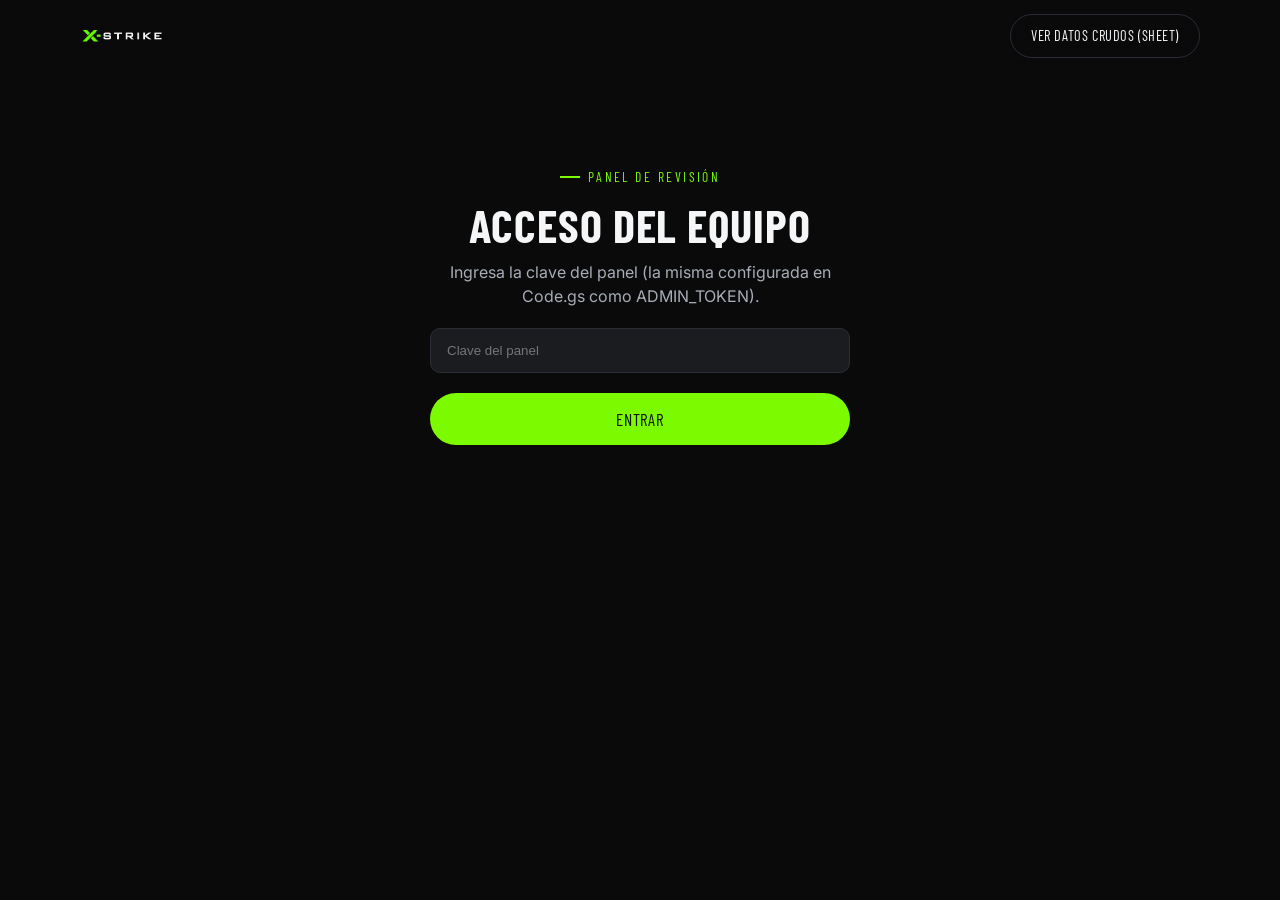
<file: panel.html>
<!doctype html>
<html lang="es">
<head>
<meta charset="UTF-8" />
<meta name="viewport" content="width=device-width, initial-scale=1" />
<title>X-Strike — Panel de revisión</title>
<meta name="robots" content="noindex" />
<link rel="icon" href="assets/img/favicon.png" />
<link href="https://fonts.googleapis.com/css2?family=Barlow+Condensed:wght@600;700&family=Inter:wght@400;500;600&display=swap" rel="stylesheet">
<link rel="stylesheet" href="styles.css" />
<style>
  .panel-shell { max-width: 1100px; margin: 0 auto; padding: 140px 20px 100px; }
  .panel-toolbar { display: flex; gap: 12px; flex-wrap: wrap; align-items: center; margin: 24px 0 28px; }
  .panel-toolbar input[type="text"] {
    flex: 1; min-width: 220px; padding: 12px 16px; background: var(--bg-card);
    border: 1px solid var(--line); border-radius: 10px; color: var(--text); font-size: 0.95rem;
  }
  .filter-chip {
    padding: 8px 14px; border-radius: 999px; border: 1px solid var(--line);
    background: transparent; color: var(--silver); font-size: 0.85rem; cursor: pointer;
  }
  .filter-chip.active { border-color: var(--green); color: var(--green); background: rgba(124,250,0,0.08); }

  .card {
    background: var(--bg-card); border: 1px solid var(--line); border-radius: 16px;
    padding: 16px 24px; margin-bottom: 12px;
  }
  .card[open] { padding-bottom: 24px; }
  .card-head {
    display: flex; justify-content: space-between; align-items: center; gap: 16px;
    flex-wrap: wrap; cursor: pointer; list-style: none; padding: 8px 0;
  }
  .card-head::-webkit-details-marker { display: none; }
  .card-head-badges { display: flex; align-items: center; gap: 8px; flex-wrap: wrap; }
  .card-head::before {
    content: "▸"; color: var(--muted); font-size: 0.9rem; margin-right: 10px;
    transition: transform 0.15s ease; display: inline-block;
  }
  .card[open] .card-head::before { transform: rotate(90deg); }
  .card-head h3 { display: inline; }
  .card-body { padding-top: 16px; border-top: 1px solid var(--line); margin-top: 4px; }
  .card-head h3 { font-family: var(--font-body); font-size: 1.15rem; text-transform: none; letter-spacing: 0; }
  .card-code { color: var(--muted); font-size: 0.85rem; }
  .badge-estado { padding: 5px 12px; border-radius: 999px; font-size: 0.78rem; font-family: var(--font-display); letter-spacing: 0.04em; text-transform: uppercase; white-space: nowrap; }
  .badge-pendiente { background: rgba(255,176,32,0.15); color: var(--pending); }
  .badge-revision { background: rgba(47,139,255,0.15); color: var(--blue); }
  .badge-aceptado { background: rgba(124,250,0,0.15); color: var(--green); }
  .badge-rechazado { background: rgba(255,107,107,0.15); color: #ff6b6b; }

  .pago-block { border-top: 1px solid var(--line); margin-top: 4px; padding-top: 16px; margin-bottom: 16px; }
  .pago-block-head { display: flex; justify-content: space-between; align-items: center; margin-bottom: 10px; flex-wrap: wrap; gap: 8px; }
  .pago-block-head strong { font-size: 0.9rem; }
  .pago-badge-nopendiente { background: rgba(255,176,32,0.15); color: var(--pending); }
  .pago-badge-reportado { background: rgba(47,139,255,0.15); color: var(--blue); }
  .pago-badge-confirmado { background: rgba(124,250,0,0.15); color: var(--green); }
  .pago-badge-noaplica { background: rgba(118,124,136,0.15); color: var(--muted); }
  .pago-badge-rechazado { background: rgba(255,107,107,0.15); color: #ff6b6b; }

  .card-grid { display: grid; grid-template-columns: 1fr 1fr; gap: 6px 24px; margin-bottom: 16px; font-size: 0.92rem; }
  @media (max-width: 640px) { .card-grid { grid-template-columns: 1fr; } }
  .card-grid .row { display: flex; justify-content: space-between; gap: 12px; padding: 6px 0; border-bottom: 1px dashed var(--line); }
  .card-grid .row span:first-child { color: var(--muted); }
  .card-grid .row span:last-child { text-align: right; max-width: 60%; }
  .card-links { display: flex; gap: 14px; margin-bottom: 16px; flex-wrap: wrap; }
  .card-links a { color: var(--blue); font-size: 0.88rem; text-decoration: none; }
  .card-links a:hover { text-decoration: underline; }

  .status-row { display: flex; gap: 8px; flex-wrap: wrap; margin-bottom: 16px; }
  .status-btn {
    padding: 8px 14px; border-radius: 999px; border: 1px solid var(--line);
    background: transparent; color: var(--silver); font-size: 0.82rem; cursor: pointer;
    font-family: var(--font-body);
  }
  .status-btn.active.st-pendiente { border-color: var(--pending); color: var(--pending); background: rgba(255,176,32,0.1); }
  .status-btn.active.st-revision { border-color: var(--blue); color: var(--blue); background: rgba(47,139,255,0.1); }
  .status-btn.active.st-aceptado { border-color: var(--green); color: var(--green); background: rgba(124,250,0,0.1); }
  .status-btn.active.st-rechazado { border-color: #ff6b6b; color: #ff6b6b; background: rgba(255,107,107,0.1); }

  .card .field { margin-bottom: 12px; }
  .card .field label { font-size: 0.8rem; }
  .preview-mensaje {
    font-size: 0.85rem; color: var(--muted); font-style: italic;
    margin: 4px 0 16px; padding-left: 2px;
  }
  .card-footer { display: flex; justify-content: space-between; align-items: center; gap: 12px; flex-wrap: wrap; margin-top: 16px; }
  .notify-check { display: flex; align-items: center; gap: 8px; font-size: 0.85rem; color: var(--silver); }
  .notify-check input { accent-color: var(--green); }
  .card-actions { display: flex; gap: 10px; flex-wrap: wrap; }
  .save-note { font-size: 0.8rem; color: var(--green); margin-left: 10px; opacity: 0; transition: opacity 0.3s ease; }
  .save-note.show { opacity: 1; }
  .btn-danger {
    background: transparent; border: 1.5px solid rgba(255,107,107,0.4); color: #ff6b6b;
    padding: 11px 20px; border-radius: 999px; font-family: var(--font-display);
    letter-spacing: 0.03em; text-transform: uppercase; font-size: 0.85rem; cursor: pointer;
  }
  .btn-danger:hover { border-color: #ff6b6b; background: rgba(255,107,107,0.08); }

  .gate-shell { max-width: 420px; margin: 160px auto; text-align: center; }
  .gate-shell input { width: 100%; margin: 20px 0; padding: 14px 16px; background: var(--bg-card); border: 1px solid var(--line); border-radius: 10px; color: var(--text); }

  .count-line { color: var(--muted); font-size: 0.9rem; margin-bottom: 8px; }
</style>
</head>
<body>

<nav class="nav">
  <div class="container">
    <a href="index.html" style="text-decoration:none;"><img src="assets/img/logo-white.png" alt="X-Strike" class="logo-img" /></a>
    <div style="display:flex; gap:10px; align-items:center;">
      <a href="#" target="_blank" rel="noopener" class="btn btn-ghost" id="btn-raw-sheet" hidden>Ver datos crudos (Sheet)</a>
      <button type="button" class="btn btn-ghost" id="btn-logout" style="display:none;">Salir</button>
    </div>
  </div>
</nav>

<!-- Pantalla de acceso -->
<div class="gate-shell" id="gate-shell">
  <span class="eyebrow" style="justify-content:center;">Panel de revisión</span>
  <h2 style="margin-top:14px;">Acceso del equipo</h2>
  <p style="margin-top:10px;">Ingresa la clave del panel (la misma configurada en Code.gs como ADMIN_TOKEN).</p>
  <input type="password" id="token-input" placeholder="Clave del panel" />
  <button type="button" class="btn btn-primary btn-block" id="btn-enter">Entrar</button>
  <p id="gate-error" class="pending" style="display:none; margin-top:14px;">Clave incorrecta o backend no configurado.</p>
</div>

<!-- Panel -->
<div class="panel-shell" id="panel-shell" hidden>
  <span class="eyebrow">Panel de revisión</span>
  <h2 style="margin-top:14px;">Postulaciones</h2>
  <p class="count-line" id="count-line"></p>
  <p class="count-line" id="last-updated" style="font-size:0.8rem;"></p>

  <div class="panel-toolbar">
    <input type="text" id="search-input" placeholder="Buscar por nombre, academia, código..." />
    <button type="button" class="filter-chip active" data-filter="Todos">Todos</button>
    <button type="button" class="filter-chip" data-filter="Pendiente">Pendiente</button>
    <button type="button" class="filter-chip" data-filter="Aceptado">Aceptado</button>
    <button type="button" class="filter-chip" data-filter="Rechazado">Rechazado</button>
    <button type="button" class="btn btn-ghost" id="btn-refresh">Actualizar</button>
  </div>

  <div id="cards-wrap"></div>
  <div id="empty-state" class="empty-state" style="text-align:center; color:var(--muted); padding:60px 0;" hidden>
    No hay postulaciones que coincidan con este filtro.
  </div>
</div>

<script src="config.js"></script>
<script>
(function () {
  var CFG = window.SITE_CONFIG || {};
  var TOKEN_KEY = "xstrike_admin_token";
  var BADGE_CLASS = {
    "Pendiente": "badge-pendiente",
    "Aceptado": "badge-aceptado", "Rechazado": "badge-rechazado",
  };
  var STATUSES = ["Pendiente", "Aceptado", "Rechazado"];
  var MENSAJE_PREVIEW = {
    "Pendiente": "No se envía ningún correo en este estado.",
    "Aceptado": "Correo confirmando la aceptación, con su categoría, los datos bancarios y el link para subir el comprobante de pago.",
    "Rechazado": "Correo agradeciendo su postulación e informando que no continúa en el proceso.",
  };
  var STATUS_CLASS = {
    "Pendiente": "st-pendiente",
    "Aceptado": "st-aceptado", "Rechazado": "st-rechazado",
  };
  var PAGO_ESTADOS = ["Pendiente", "Reportado", "Confirmado", "Rechazado"];
  // Reutiliza los colores ya definidos para los botones de estado (st-*).
  var PAGO_BTN_CLASS = {
    "Pendiente": "st-pendiente", "Reportado": "st-revision",
    "Confirmado": "st-aceptado", "Rechazado": "st-rechazado",
  };
  var PAGO_HEADER_LABEL = {
    "Pendiente": "💳 Pago pendiente",
    "Reportado": "🧾 Pago por revisar",
    "Confirmado": "✅ Pago confirmado",
    "Rechazado": "⚠️ Comprobante rechazado",
  };
  var PAGO_BADGE_CLASS = {
    "Pendiente": "pago-badge-nopendiente", "Reportado": "pago-badge-reportado",
    "Confirmado": "pago-badge-confirmado", "Rechazado": "pago-badge-rechazado",
    "No aplica": "pago-badge-noaplica",
  };

  var allData = [];
  var currentFilter = "Todos";
  var currentSearch = "";

  var gateShell = document.getElementById("gate-shell");
  var panelShell = document.getElementById("panel-shell");
  var tokenInput = document.getElementById("token-input");
  var gateError = document.getElementById("gate-error");

  function backendConfigured() {
    return CFG.APPS_SCRIPT_URL && CFG.APPS_SCRIPT_URL.indexOf("http") === 0;
  }

  function apiGet(params) {
    var url = CFG.APPS_SCRIPT_URL + "?" + params;
    return fetch(url).then(function (r) { return r.json(); });
  }

  function apiPost(payload) {
    return fetch(CFG.APPS_SCRIPT_URL, {
      method: "POST",
      headers: { "Content-Type": "text/plain;charset=utf-8" },
      body: JSON.stringify(payload),
    }).then(function (r) { return r.json(); });
  }

  function marcarActualizado() {
    var ahora = new Date();
    document.getElementById("last-updated").textContent =
      "Actualizado a las " + ahora.toLocaleTimeString("es-EC");
  }

  function refreshData(silencioso) {
    var token = localStorage.getItem(TOKEN_KEY);
    return apiGet("action=list&token=" + encodeURIComponent(token)).then(function (data) {
      if (data && data.ok) {
        allData = data.postulaciones;
        render();
        marcarActualizado();
      } else if (!silencioso) {
        alert("No se pudo actualizar. Intenta de nuevo.");
      }
    });
  }

  var autoRefreshTimer = null;
  function iniciarAutoRefresh() {
    if (autoRefreshTimer) return;
    autoRefreshTimer = setInterval(function () { refreshData(true); }, 30000);
  }

  function enterPanel(token) {
    if (!backendConfigured()) {
      gateError.textContent = "Falta configurar APPS_SCRIPT_URL en config.js.";
      gateError.style.display = "block";
      return;
    }
    apiGet("action=list&token=" + encodeURIComponent(token)).then(function (data) {
      if (!data || !data.ok) {
        gateError.textContent = "Clave incorrecta.";
        gateError.style.display = "block";
        return;
      }
      localStorage.setItem(TOKEN_KEY, token);
      gateShell.hidden = true;
      panelShell.hidden = false;
      document.getElementById("btn-logout").style.display = "inline-flex";
      if (data.sheetUrl) {
        var sheetBtn = document.getElementById("btn-raw-sheet");
        sheetBtn.href = data.sheetUrl;
        sheetBtn.hidden = false;
      }
      allData = data.postulaciones;
      render();
      marcarActualizado();
      iniciarAutoRefresh();
    }).catch(function () {
      gateError.textContent = "No se pudo conectar con el backend.";
      gateError.style.display = "block";
    });
  }

  document.getElementById("btn-enter").addEventListener("click", function () {
    enterPanel(tokenInput.value.trim());
  });
  tokenInput.addEventListener("keydown", function (e) {
    if (e.key === "Enter") document.getElementById("btn-enter").click();
  });

  document.getElementById("btn-logout").addEventListener("click", function () {
    localStorage.removeItem(TOKEN_KEY);
    location.reload();
  });

  document.getElementById("btn-refresh").addEventListener("click", function () {
    refreshData(false);
  });

  document.getElementById("search-input").addEventListener("input", function (e) {
    currentSearch = e.target.value.trim().toLowerCase();
    render();
  });

  document.querySelectorAll(".filter-chip").forEach(function (chip) {
    chip.addEventListener("click", function () {
      document.querySelectorAll(".filter-chip").forEach(function (c) { c.classList.remove("active"); });
      chip.classList.add("active");
      currentFilter = chip.dataset.filter;
      render();
    });
  });

  function waLink(row) {
    var phone = String(row["WhatsApp"] || "").replace(/[^0-9+]/g, "");
    var msg = "Hola " + row["Nombre completo"] + ", te escribimos de X-Strike sobre tu postulación (" + row["Código"] + ").";
    return "https://wa.me/" + phone.replace("+", "") + "?text=" + encodeURIComponent(msg);
  }

  function matches(row) {
    if (currentFilter !== "Todos" && (row["Estado"] || "Pendiente") !== currentFilter) return false;
    if (!currentSearch) return true;
    var haystack = [row["Nombre completo"], row["Academia o equipo"], row["Código"], row["Disciplina principal"]]
      .join(" ").toLowerCase();
    return haystack.indexOf(currentSearch) !== -1;
  }

  function render() {
    var wrap = document.getElementById("cards-wrap");
    // Recuerda qué tarjetas estaban abiertas para no cerrarlas de golpe en
    // cada auto-refresco.
    var abiertas = {};
    wrap.querySelectorAll(".card[open]").forEach(function (el) {
      abiertas[el.dataset.codigo] = true;
    });

    wrap.innerHTML = "";
    var filtered = allData.filter(matches);
    document.getElementById("count-line").textContent =
      allData.length + " postulaciones totales · mostrando " + filtered.length;
    document.getElementById("empty-state").hidden = filtered.length > 0;

    filtered.forEach(function (row) {
      var cardEl = buildCard(row);
      if (abiertas[row["Código"]]) cardEl.open = true;
      wrap.appendChild(cardEl);
    });
  }

  function buildCard(row) {
    var estado = row["Estado"] || "Pendiente";
    var card = document.createElement("details");
    card.className = "card";
    card.dataset.codigo = row["Código"];

    var badgeClass = BADGE_CLASS[estado] || "badge-pendiente";
    card.innerHTML =
      '<summary class="card-head">' +
        '<div><h3>' + escapeHtml(row["Nombre completo"]) + '</h3><span class="card-code">' + escapeHtml(row["Código"]) + " · " + (row["Disciplina principal"] || "—") + '</span></div>' +
        '<div class="card-head-badges">' +
        '<span class="badge-estado ' + (PAGO_BADGE_CLASS[row["Pago"]] || "pago-badge-nopendiente") + '" data-role="pago-alerta">' +
          (PAGO_HEADER_LABEL[row["Pago"]] || PAGO_HEADER_LABEL["Pendiente"]) + '</span>' +
        '<span class="badge-estado estado-badge-main ' + badgeClass + '">' + escapeHtml(estado) + '</span>' +
        '</div>' +
      '</summary>' +
      '<div class="card-body">' +
      '<div class="card-grid">' +
        row1("Género / edad", (row["Género"] || "—") + " / " + edadTexto(row)) +
        row1("Academia / coach", (row["Academia o equipo"] || "—") + " / " + (row["Coach"] || "—")) +
        row1("Disciplina", row["Disciplina principal"] || "—") +
        row1("Peso / categoría", (row["Peso (kg)"] || "—") + " kg / " + (row["Categoría de peso"] || "—")) +
        row1("Años entrenando", row["Años de entrenamiento"] || "—") +
        row1("Disponibilidad 31 oct", row["Disponibilidad 31 oct"] || "—") +
        row1("Correo", row["Correo"] || "—") +
        row1("WhatsApp", row["WhatsApp"] || "—") +
        row1("Récord", row["Récord"] || "—") +
      '</div>' +
      '<p style="font-size:0.9rem; color:var(--silver); margin-bottom:14px;">' + escapeHtml(row["Experiencia competitiva"] || "") + '</p>' +
      '<div class="card-links">' +
        (row["Instagram"] ? '<a href="https://instagram.com/' + encodeURIComponent(String(row["Instagram"]).replace("@","")) + '" target="_blank" rel="noopener">Instagram</a>' : "") +
        (row["Video / highlights"] ? '<a href="' + escapeAttr(row["Video / highlights"]) + '" target="_blank" rel="noopener">Ver highlights</a>' : "") +
        (row["WhatsApp"] ? '<a href="' + waLink(row) + '" target="_blank" rel="noopener">Escribir por WhatsApp</a>' : "") +
      '</div>' +
      '<div class="status-row" data-role="status-row"></div>' +
      '<p class="preview-mensaje" data-role="preview-mensaje"></p>' +
      buildPagoBlock(row) +
      '<div class="card-footer">' +
        '<label class="notify-check"><input type="checkbox" class="notify-input" checked /> Avisar por correo al peleador</label>' +
        '<div class="card-actions">' +
          '<button type="button" class="btn-danger btn-delete">Eliminar postulación</button>' +
          '<button type="button" class="btn btn-primary btn-save">Guardar cambios</button>' +
          '<span class="save-note">Guardado ✓</span>' +
        '</div>' +
      '</div>' +
      '</div>';

    var statusRow = card.querySelector('[data-role="status-row"]');
    var previewEl = card.querySelector('[data-role="preview-mensaje"]');
    var selectedStatus = estado;

    function actualizarPreview() {
      previewEl.textContent = MENSAJE_PREVIEW[selectedStatus] || "";
    }

    STATUSES.forEach(function (s) {
      var btn = document.createElement("button");
      btn.type = "button";
      btn.className = "status-btn " + STATUS_CLASS[s] + (s === selectedStatus ? " active" : "");
      btn.textContent = s;
      btn.addEventListener("click", function () {
        selectedStatus = s;
        statusRow.querySelectorAll(".status-btn").forEach(function (b) { b.classList.remove("active"); });
        btn.classList.add("active");
        actualizarPreview();
      });
      statusRow.appendChild(btn);
    });
    actualizarPreview();

    var selectedPago = row["Pago"] || "No aplica";
    var pagoRow = card.querySelector('[data-role="pago-row"]');
    if (pagoRow) {
      PAGO_ESTADOS.forEach(function (p) {
        var btn = document.createElement("button");
        btn.type = "button";
        // Reutiliza los mismos colores que ya existen para los botones de
        // estado — sin esto, el botón de pago no mostraba ningún cambio
        // visual al hacer clic (parecía que el clic "no reaccionaba").
        btn.className = "status-btn " + PAGO_BTN_CLASS[p] + (p === selectedPago ? " active" : "");
        btn.textContent = p;
        btn.addEventListener("click", function () {
          selectedPago = p;
          pagoRow.querySelectorAll(".status-btn").forEach(function (b) { b.classList.remove("active"); });
          btn.classList.add("active");
        });
        pagoRow.appendChild(btn);
      });
    }

    card.querySelector(".btn-save").addEventListener("click", function () {
      var saveBtn = card.querySelector(".btn-save");
      var token = localStorage.getItem(TOKEN_KEY);
      // La categoría no se escribe a mano — siempre es la calculada a partir
      // de la fecha de nacimiento y el peso que envió el propio peleador.
      var categoria = categoriaCompleta(row);
      var notify = card.querySelector(".notify-input").checked;

      // Guardar toma 2-3 segundos (Apps Script hace una doble redirección por
      // dentro) — sin este aviso, el clic parece no haber hecho nada.
      saveBtn.disabled = true;
      saveBtn.textContent = "Guardando...";

      apiPost({
        adminAction: "update",
        token: token,
        codigo: row["Código"],
        estado: selectedStatus,
        categoria: categoria,
        pago: pagoRow ? selectedPago : undefined,
        notify: notify,
      }).then(function (res) {
        saveBtn.disabled = false;
        saveBtn.textContent = "Guardar cambios";
        if (res && res.ok) {
          // El backend puede forzar el estado a "Aceptado" (ej. al confirmar
          // el pago), aunque el botón seleccionado en el panel siga siendo otro.
          selectedStatus = res.estado || selectedStatus;
          statusRow.querySelectorAll(".status-btn").forEach(function (b) {
            b.classList.toggle("active", b.textContent === selectedStatus);
          });
          actualizarPreview();

          row["Estado"] = selectedStatus;
          row["Categoría asignada"] = categoria;
          if (pagoRow) row["Pago"] = selectedPago;
          var note = card.querySelector(".save-note");
          note.classList.add("show");
          setTimeout(function () { note.classList.remove("show"); }, 2000);
          var badge = card.querySelector(".estado-badge-main");
          badge.className = "badge-estado estado-badge-main " + (BADGE_CLASS[selectedStatus] || "badge-pendiente");
          badge.textContent = selectedStatus;
          var pagoBadge = card.querySelector(".pago-block .badge-estado");
          if (pagoBadge) {
            pagoBadge.className = "badge-estado " + (PAGO_BADGE_CLASS[selectedPago] || "pago-badge-nopendiente");
            pagoBadge.textContent = selectedPago;
          }
          var pagoAlerta = card.querySelector('[data-role="pago-alerta"]');
          if (pagoAlerta) {
            pagoAlerta.className = "badge-estado " + (PAGO_BADGE_CLASS[selectedPago] || "pago-badge-nopendiente");
            pagoAlerta.textContent = PAGO_HEADER_LABEL[selectedPago] || PAGO_HEADER_LABEL["Pendiente"];
          }
        } else {
          alert("No se pudo guardar. Intenta de nuevo.");
        }
      }).catch(function () {
        saveBtn.disabled = false;
        saveBtn.textContent = "Guardar cambios";
        alert("Error de conexión. Intenta de nuevo.");
      });
    });

    card.querySelector(".btn-delete").addEventListener("click", function () {
      var ok = confirm(
        "¿Eliminar la postulación de " + row["Nombre completo"] + " (" + row["Código"] + ")?\n\n" +
        "Esto la borra de la Sheet de forma permanente — úsalo para postulaciones de prueba o duplicadas."
      );
      if (!ok) return;

      var delBtn = card.querySelector(".btn-delete");
      delBtn.disabled = true;
      delBtn.textContent = "Eliminando...";
      var token = localStorage.getItem(TOKEN_KEY);

      apiPost({ adminAction: "delete", token: token, codigo: row["Código"] }).then(function (res) {
        if (res && res.ok) {
          allData = allData.filter(function (r) { return r["Código"] !== row["Código"]; });
          render();
        } else {
          delBtn.disabled = false;
          delBtn.textContent = "Eliminar postulación";
          alert("No se pudo eliminar. Intenta de nuevo.");
        }
      }).catch(function () {
        delBtn.disabled = false;
        delBtn.textContent = "Eliminar postulación";
        alert("Error de conexión. Intenta de nuevo.");
      });
    });

    return card;
  }

  function buildPagoBlock(row) {
    var pago = row["Pago"] || "Pendiente";
    var badgeClass = PAGO_BADGE_CLASS[pago] || "pago-badge-nopendiente";
    var comprobante = row["Comprobante (Drive)"];
    var referencia = row["Referencia de pago"];
    return (
      '<div class="pago-block">' +
        '<div class="pago-block-head">' +
          '<strong>Pago de inscripción</strong>' +
          '<span class="badge-estado ' + badgeClass + '">' + escapeHtml(pago) + '</span>' +
        '</div>' +
        (referencia ? '<p style="font-size:0.88rem; color:var(--silver); margin-bottom:6px;">Referencia: ' + escapeHtml(referencia) + '</p>' : '') +
        (comprobante ? '<p style="margin-bottom:10px;"><a href="' + escapeAttr(comprobante) + '" target="_blank" rel="noopener" style="color:var(--blue); font-size:0.88rem;">Ver comprobante subido</a></p>' : '<p style="font-size:0.85rem; color:var(--muted); margin-bottom:10px;">Todavía no ha subido comprobante.</p>') +
        '<div class="status-row" data-role="pago-row"></div>' +
      '</div>'
    );
  }

  function calcularEdad(fechaStr) {
    var nacimiento = new Date(String(fechaStr || "") + "T00:00:00");
    if (isNaN(nacimiento.getTime())) return null;
    var hoy = new Date();
    var edad = hoy.getFullYear() - nacimiento.getFullYear();
    var m = hoy.getMonth() - nacimiento.getMonth();
    if (m < 0 || (m === 0 && hoy.getDate() < nacimiento.getDate())) edad--;
    return edad >= 0 ? edad : null;
  }

  function edadTexto(row) {
    var edad = calcularEdad(row["Fecha de nacimiento"]);
    var categoria = row["Categoría de edad"];
    if (edad === null) return categoria || "—";
    return edad + " años" + (categoria ? " (" + categoria + ")" : "");
  }

  function categoriaCompleta(row) {
    var edad = row["Categoría de edad"];
    var peso = row["Categoría de peso"];
    if (!edad && !peso) return "Sin datos suficientes (falta fecha de nacimiento o peso)";
    return [edad, peso].filter(Boolean).join(" — ");
  }

  function row1(label, value) {
    return '<div class="row"><span>' + escapeHtml(label) + '</span><span>' + escapeHtml(String(value)) + '</span></div>';
  }
  function escapeHtml(s) {
    return String(s == null ? "" : s).replace(/[&<>"']/g, function (c) {
      return { "&": "&amp;", "<": "&lt;", ">": "&gt;", '"': "&quot;", "'": "&#39;" }[c];
    });
  }
  function escapeAttr(s) { return escapeHtml(s); }

  // Auto-entrar si ya hay token guardado en este navegador.
  var saved = localStorage.getItem(TOKEN_KEY);
  if (saved) {
    tokenInput.value = saved;
    enterPanel(saved);
  }
})();
</script>
</body>
</html>
</file>
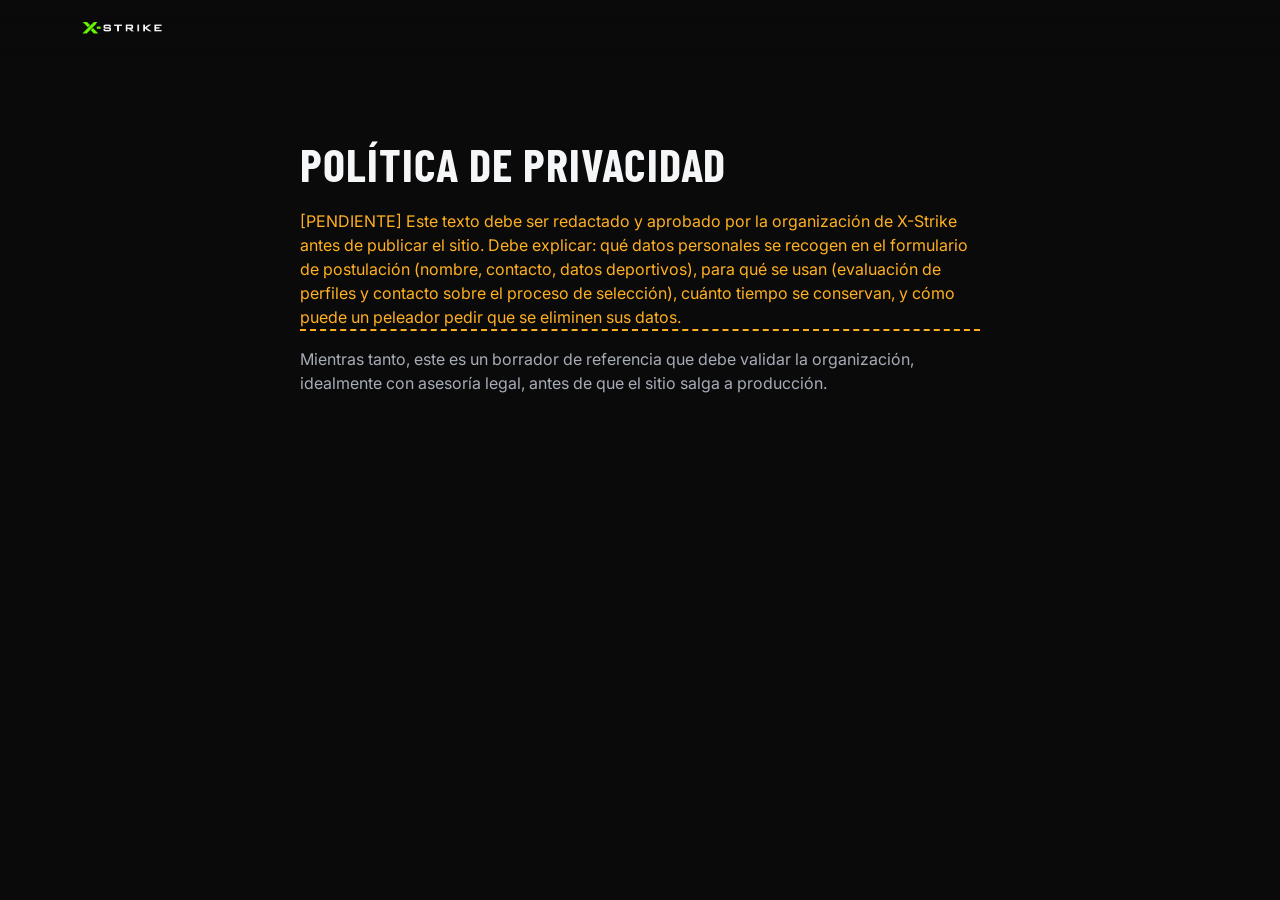
<file: privacidad.html>
<!doctype html>
<html lang="es">
<head>
<meta charset="UTF-8" />
<meta name="viewport" content="width=device-width, initial-scale=1" />
<title>X-Strike — Política de privacidad</title>
<meta name="robots" content="noindex" />
<link href="https://fonts.googleapis.com/css2?family=Barlow+Condensed:wght@600;700&family=Inter:wght@400;500;600&display=swap" rel="stylesheet">
<link rel="stylesheet" href="styles.css" />
<style>.legal{max-width:720px;margin:0 auto;padding:140px 20px 100px;}.legal h2{margin-bottom:20px;}.legal p{margin-bottom:16px;}</style>
</head>
<body>
<nav class="nav"><div class="container"><a href="index.html" style="text-decoration:none;"><img src="assets/img/logo-white.png" alt="X-Strike" class="logo-img" /></a></div></nav>
<div class="legal">
  <h2>Política de privacidad</h2>
  <p class="pending" title="Texto por aprobar por la organización">
    [PENDIENTE] Este texto debe ser redactado y aprobado por la organización de X-Strike
    antes de publicar el sitio. Debe explicar: qué datos personales se recogen en el
    formulario de postulación (nombre, contacto, datos deportivos), para qué se usan
    (evaluación de perfiles y contacto sobre el proceso de selección), cuánto tiempo se
    conservan, y cómo puede un peleador pedir que se eliminen sus datos.
  </p>
  <p>Mientras tanto, este es un borrador de referencia que debe validar la organización, idealmente con asesoría legal, antes de que el sitio salga a producción.</p>
</div>
</body>
</html>
</file>
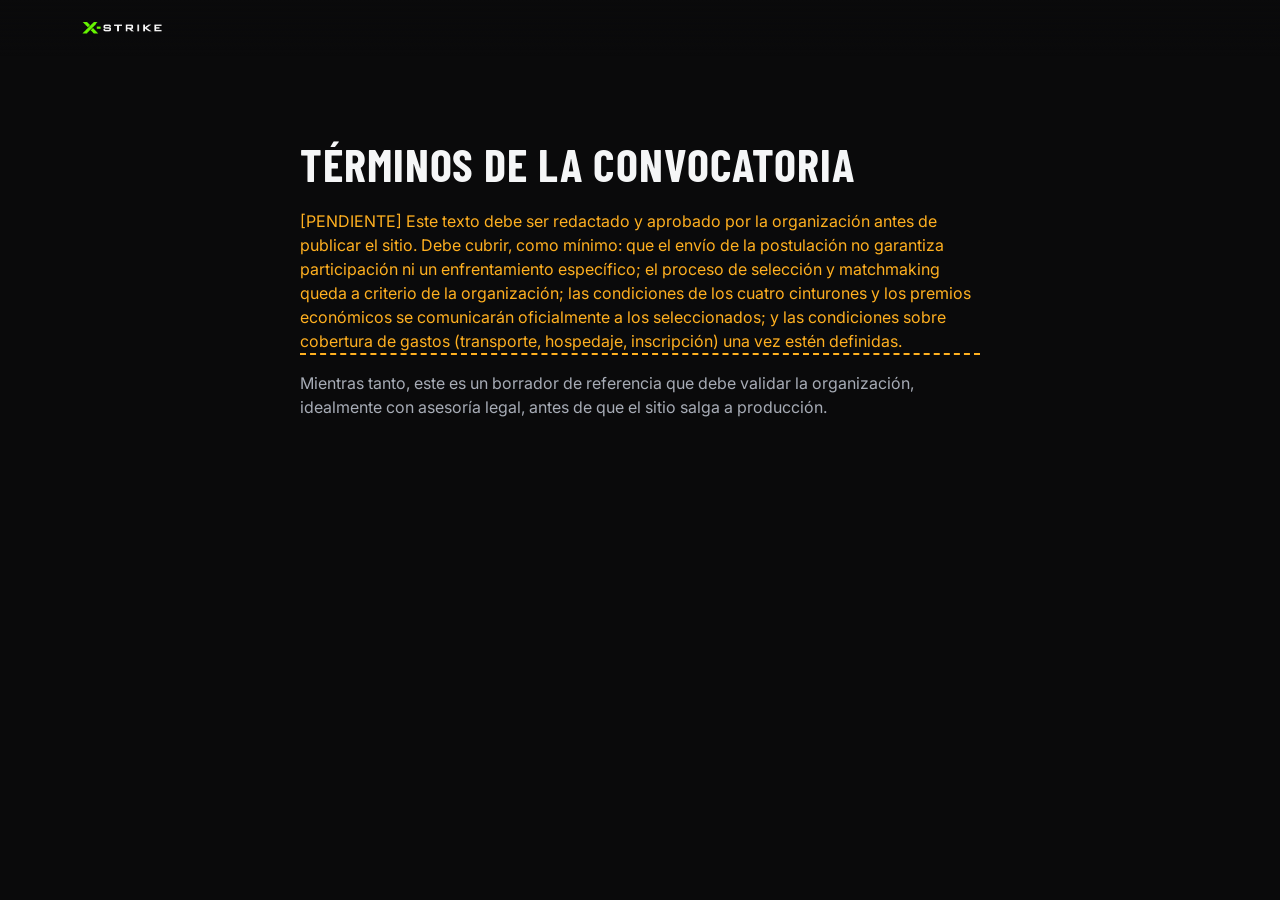
<file: terminos.html>
<!doctype html>
<html lang="es">
<head>
<meta charset="UTF-8" />
<meta name="viewport" content="width=device-width, initial-scale=1" />
<title>X-Strike — Términos de la convocatoria</title>
<meta name="robots" content="noindex" />
<link href="https://fonts.googleapis.com/css2?family=Barlow+Condensed:wght@600;700&family=Inter:wght@400;500;600&display=swap" rel="stylesheet">
<link rel="stylesheet" href="styles.css" />
<style>.legal{max-width:720px;margin:0 auto;padding:140px 20px 100px;}.legal h2{margin-bottom:20px;}.legal p{margin-bottom:16px;}</style>
</head>
<body>
<nav class="nav"><div class="container"><a href="index.html" style="text-decoration:none;"><img src="assets/img/logo-white.png" alt="X-Strike" class="logo-img" /></a></div></nav>
<div class="legal">
  <h2>Términos de la convocatoria</h2>
  <p class="pending" title="Texto por aprobar por la organización">
    [PENDIENTE] Este texto debe ser redactado y aprobado por la organización antes de
    publicar el sitio. Debe cubrir, como mínimo: que el envío de la postulación no
    garantiza participación ni un enfrentamiento específico; el proceso de selección y
    matchmaking queda a criterio de la organización; las condiciones de los cuatro
    cinturones y los premios económicos se comunicarán oficialmente a los seleccionados;
    y las condiciones sobre cobertura de gastos (transporte, hospedaje, inscripción) una
    vez estén definidas.
  </p>
  <p>Mientras tanto, este es un borrador de referencia que debe validar la organización, idealmente con asesoría legal, antes de que el sitio salga a producción.</p>
</div>
</body>
</html>
</file>
<file: styles.css>
/* ============================================================
   X-STRIKE — landing de postulaciones
   Paleta: negro/grafito + verde neón + azul eléctrico (sin rojo)
   ============================================================ */

:root {
  --bg: #0a0a0b;
  --bg-alt: #131417;
  --bg-card: #1a1c20;
  --line: #2a2d33;
  --text: #f5f6f7;
  --silver: #a7acb6;
  --muted: #767c88;
  --green: #7cfa00;
  --green-dim: #5ec700;
  --blue: #2f8bff;
  --pending: #ffb020;

  --font-display: "Barlow Condensed", "Arial Narrow", sans-serif;
  --font-body: "Inter", "Helvetica Neue", Arial, sans-serif;

  --container: 1160px;
  --radius: 14px;
}

* { box-sizing: border-box; }
html { scroll-behavior: smooth; }

body {
  margin: 0;
  background: var(--bg);
  color: var(--text);
  font-family: var(--font-body);
  line-height: 1.5;
  -webkit-font-smoothing: antialiased;
  overflow-x: hidden;
}

img, video { max-width: 100%; display: block; }

a { color: inherit; }

.container {
  width: 100%;
  max-width: var(--container);
  margin: 0 auto;
  padding: 0 20px;
}

h1, h2, h3 {
  font-family: var(--font-display);
  text-transform: uppercase;
  letter-spacing: 0.02em;
  line-height: 1.05;
  margin: 0;
}

h2 { font-size: clamp(2rem, 6vw, 2.9rem); }
h3 { font-size: clamp(1.2rem, 3vw, 1.5rem); }

p { color: var(--silver); margin: 0; }

.eyebrow {
  display: inline-flex;
  align-items: center;
  gap: 8px;
  font-family: var(--font-display);
  font-size: 0.85rem;
  letter-spacing: 0.18em;
  text-transform: uppercase;
  color: var(--green);
}
.eyebrow::before {
  content: "";
  width: 20px;
  height: 2px;
  background: var(--green);
  display: inline-block;
}

section { position: relative; padding: 88px 0; }
section.alt { background: var(--bg-alt); }

.section-head { max-width: 640px; margin-bottom: 44px; }
.section-head p { margin-top: 14px; font-size: 1.05rem; }

/* -------- Pending marker (visible en desarrollo) -------- */
.pending {
  border-bottom: 2px dashed var(--pending);
  color: var(--pending);
  cursor: help;
}

/* -------- Buttons -------- */
.btn {
  display: inline-flex;
  align-items: center;
  justify-content: center;
  gap: 10px;
  padding: 16px 30px;
  border-radius: 999px;
  font-family: var(--font-display);
  font-size: 1.05rem;
  letter-spacing: 0.04em;
  text-transform: uppercase;
  text-decoration: none;
  border: none;
  cursor: pointer;
  transition: transform 0.15s ease, box-shadow 0.15s ease, background 0.15s ease;
  white-space: nowrap;
}
.btn-primary {
  background: var(--green);
  color: #08110a;
  box-shadow: 0 0 0 0 rgba(124, 250, 0, 0.5);
}
.btn-primary:hover { transform: translateY(-2px); box-shadow: 0 10px 30px -8px rgba(124, 250, 0, 0.55); }
.btn-primary:active { transform: translateY(0); }

.btn-ghost {
  background: transparent;
  color: var(--text);
  border: 1.5px solid var(--line);
}
.btn-ghost:hover { border-color: var(--green); color: var(--green); }

.btn-block { width: 100%; }

/* -------- Nav -------- */
.nav {
  position: fixed;
  top: 0; left: 0; right: 0;
  z-index: 60;
  padding: 14px 0;
  background: linear-gradient(to bottom, rgba(10,10,11,0.9), rgba(10,10,11,0));
  pointer-events: none;
}
.nav .container { display: flex; align-items: center; justify-content: space-between; pointer-events: auto; }
.nav .btn { padding: 10px 20px; font-size: 0.9rem; }

/* -------- Wordmark (placeholder del logo) -------- */
.wordmark {
  display: inline-flex;
  align-items: center;
  font-family: var(--font-display);
  font-weight: 700;
  font-size: 1.5rem;
  letter-spacing: 0.02em;
  text-transform: uppercase;
  line-height: 1;
  gap: 2px;
}
.wordmark .x { color: var(--green); }
.wordmark .strike { color: var(--text); }

.logo-img {
  height: 28px;
  width: auto;
  display: block;
}

/* -------- Hero -------- */
.hero {
  position: relative;
  min-height: 100svh;
  display: flex;
  align-items: flex-end;
  padding: 140px 0 64px;
  overflow: hidden;
}
.hero-media {
  position: absolute; inset: 0;
  z-index: 0;
}
.hero-media video,
.hero-media img {
  width: 100%; height: 100%;
  object-fit: cover;
}
.hero-media::after {
  content: "";
  position: absolute; inset: 0;
  background:
    linear-gradient(to top, rgba(10,10,11,0.97) 0%, rgba(10,10,11,0.55) 45%, rgba(10,10,11,0.35) 100%),
    linear-gradient(120deg, rgba(124,250,0,0.12), rgba(47,139,255,0.10));
}
.hero .container { position: relative; z-index: 1; }

.hero-badges {
  display: flex;
  flex-wrap: wrap;
  gap: 10px;
  margin: 22px 0 26px;
}
.hero-badge {
  font-family: var(--font-display);
  font-size: 0.82rem;
  letter-spacing: 0.05em;
  text-transform: uppercase;
  padding: 8px 14px;
  border-radius: 999px;
  border: 1px solid var(--line);
  background: rgba(255,255,255,0.03);
  color: var(--text);
}
.hero-badge b { color: var(--green); }

.hero h1 {
  font-size: clamp(2.6rem, 8.5vw, 4.6rem);
  max-width: 14ch;
}
.hero-text { max-width: 52ch; margin: 20px 0 30px; font-size: 1.08rem; }

.hero-cta { display: flex; flex-wrap: wrap; gap: 14px; }
.hero-legal { margin-top: 18px; font-size: 0.82rem; color: var(--muted); max-width: 46ch; }

/* -------- Sticky CTA (mobile) -------- */
.sticky-cta {
  position: fixed;
  left: 0; right: 0; bottom: 0;
  z-index: 70;
  padding: 12px 16px calc(12px + env(safe-area-inset-bottom));
  background: rgba(10,10,11,0.92);
  backdrop-filter: blur(10px);
  border-top: 1px solid var(--line);
  transform: translateY(120%);
  transition: transform 0.3s ease;
}
.sticky-cta.show { transform: translateY(0); }
.sticky-cta .btn { width: 100%; }
@media (min-width: 860px) { .sticky-cta { display: none; } }

/* -------- Reasons grid -------- */
.reasons {
  display: grid;
  grid-template-columns: repeat(auto-fit, minmax(260px, 1fr));
  gap: 20px;
}
.reason-card {
  background: var(--bg-card);
  border: 1px solid var(--line);
  border-radius: var(--radius);
  padding: 28px 24px;
  opacity: 0;
  transform: translateY(24px);
  transition: opacity 0.6s ease, transform 0.6s ease;
}
.reason-card.in { opacity: 1; transform: translateY(0); }
.reason-num {
  font-family: var(--font-display);
  font-size: 2.2rem;
  color: var(--green);
  line-height: 1;
  margin-bottom: 14px;
}
.reason-card h3 { margin-bottom: 10px; }
.reason-card p { font-size: 0.98rem; }

/* -------- Convocatoria -------- */
.convocatoria {
  background: linear-gradient(135deg, rgba(124,250,0,0.06), rgba(47,139,255,0.06));
  border: 1px solid var(--line);
  border-radius: 24px;
  padding: 56px 40px;
  text-align: center;
}
.convocatoria h2 { max-width: 20ch; margin: 0 auto 18px; }
.convocatoria p { max-width: 60ch; margin: 0 auto 26px; font-size: 1.05rem; }
.convocatoria-facts {
  font-family: var(--font-display);
  letter-spacing: 0.04em;
  color: var(--text);
  margin-bottom: 30px;
  font-size: 1rem;
}

/* -------- Steps -------- */
.steps {
  display: grid;
  grid-template-columns: repeat(auto-fit, minmax(240px, 1fr));
  gap: 24px;
  counter-reset: step;
}
.step {
  position: relative;
  padding: 30px 22px 24px;
  background: var(--bg-card);
  border: 1px solid var(--line);
  border-radius: var(--radius);
}
.step::before {
  counter-increment: step;
  content: counter(step);
  font-family: var(--font-display);
  font-size: 1.1rem;
  width: 40px; height: 40px;
  display: flex; align-items: center; justify-content: center;
  border-radius: 50%;
  background: var(--green);
  color: #08110a;
  margin-bottom: 16px;
}
.step h3 { margin-bottom: 8px; }
.step p { font-size: 0.96rem; }

/* -------- Event info -------- */
.event-info { display: grid; grid-template-columns: 1.1fr 1fr; gap: 48px; align-items: center; }
.event-facts { display: grid; grid-template-columns: 1fr 1fr; gap: 18px; margin-top: 28px; }
.event-fact {
  background: var(--bg-card);
  border: 1px solid var(--line);
  border-radius: var(--radius);
  padding: 18px 20px;
}
.event-fact span {
  display: block;
  font-size: 0.78rem;
  letter-spacing: 0.1em;
  text-transform: uppercase;
  color: var(--muted);
  margin-bottom: 6px;
}
.event-fact strong { font-family: var(--font-display); font-size: 1.15rem; letter-spacing: 0.02em; }
.event-fact-full { grid-column: 1 / -1; }
.event-fact-full strong { font-size: 1rem; }
.event-visual {
  aspect-ratio: 4/5;
  border-radius: 20px;
  background: radial-gradient(circle at 30% 20%, rgba(124,250,0,0.18), transparent 60%),
              radial-gradient(circle at 80% 80%, rgba(47,139,255,0.18), transparent 55%),
              var(--bg-card);
  border: 1px solid var(--line);
  display: flex; align-items: center; justify-content: center;
  overflow: hidden;
}
.event-visual img { width: 100%; height: 100%; object-fit: cover; }
@media (max-width: 860px) {
  .event-info { grid-template-columns: 1fr; }
  .event-visual { order: -1; aspect-ratio: 16/10; }
}

/* -------- Closer -------- */
.closer {
  text-align: center;
  padding: 70px 0;
}
.closer h2 { margin-bottom: 14px; }
.closer p { max-width: 50ch; margin: 0 auto 28px; font-size: 1.05rem; }

/* -------- FAQ -------- */
.faq-list { border-top: 1px solid var(--line); }
.faq-item { border-bottom: 1px solid var(--line); }
.faq-q {
  width: 100%;
  display: flex;
  align-items: center;
  justify-content: space-between;
  gap: 16px;
  padding: 20px 4px;
  background: none;
  border: none;
  color: var(--text);
  font-family: var(--font-body);
  font-size: 1.02rem;
  font-weight: 600;
  text-align: left;
  cursor: pointer;
}
.faq-q .icon { flex-shrink: 0; width: 22px; height: 22px; position: relative; }
.faq-q .icon::before, .faq-q .icon::after {
  content: ""; position: absolute; background: var(--green);
  top: 50%; left: 50%; transform: translate(-50%, -50%);
}
.faq-q .icon::before { width: 14px; height: 2px; }
.faq-q .icon::after { width: 2px; height: 14px; transition: transform 0.25s ease; }
.faq-item.open .faq-q .icon::after { transform: translate(-50%, -50%) rotate(90deg) scaleY(0); }
.faq-a {
  max-height: 0;
  overflow: hidden;
  transition: max-height 0.3s ease;
}
.faq-a p { padding: 0 4px 20px; font-size: 0.98rem; }
.faq-item.open .faq-a { max-height: 300px; }

/* -------- Form -------- */
.form-section { background: var(--bg-alt); }
.form-shell {
  background: var(--bg-card);
  border: 1px solid var(--line);
  border-radius: 24px;
  padding: 40px clamp(20px, 5vw, 48px);
}
.form-progress {
  display: flex; gap: 8px;
  margin-bottom: 32px;
}
.form-progress span {
  flex: 1; height: 4px; border-radius: 4px;
  background: var(--line);
  transition: background 0.3s ease;
}
.form-progress span.done, .form-progress span.active { background: var(--green); }

.form-step { display: none; }
.form-step.active { display: block; animation: fadeIn 0.35s ease; }
@keyframes fadeIn { from { opacity: 0; transform: translateY(8px);} to { opacity: 1; transform: translateY(0);} }

.form-step h3 { margin-bottom: 4px; }
.form-step .step-hint { margin-bottom: 24px; font-size: 0.92rem; }

.field { margin-bottom: 20px; }
.field label {
  display: block;
  font-size: 0.88rem;
  letter-spacing: 0.02em;
  color: var(--silver);
  margin-bottom: 8px;
}
.field label .opt { color: var(--muted); font-weight: 400; }
.field input[readonly] {
  background: var(--bg-alt); color: var(--green); cursor: default;
  border-style: dashed;
}
.field input[type="text"],
.field input[type="email"],
.field input[type="tel"],
.field input[type="date"],
.field input[type="url"],
.field input[type="number"],
.field select,
.field textarea {
  width: 100%;
  padding: 14px 16px;
  background: var(--bg);
  border: 1px solid var(--line);
  border-radius: 10px;
  color: var(--text);
  font-family: var(--font-body);
  font-size: 1rem;
  transition: border-color 0.15s ease;
}
.field textarea { resize: vertical; min-height: 96px; }
.field input:focus, .field select:focus, .field textarea:focus {
  outline: none; border-color: var(--green);
}
.field-row { display: grid; grid-template-columns: 1fr 1fr; gap: 16px; }
@media (max-width: 560px) { .field-row { grid-template-columns: 1fr; } }

.radio-group { display: flex; gap: 12px; }
.radio-pill {
  flex: 1;
  text-align: center;
  padding: 14px;
  border: 1px solid var(--line);
  border-radius: 10px;
  cursor: pointer;
  font-size: 0.95rem;
}
.radio-pill input { display: none; }
.radio-pill.checked { border-color: var(--green); background: rgba(124,250,0,0.08); color: var(--green); }

.check-field {
  display: flex; gap: 12px; align-items: flex-start;
  padding: 14px 0;
  border-bottom: 1px solid var(--line);
}
.check-field:last-child { border-bottom: none; }
.check-field input { margin-top: 4px; width: 18px; height: 18px; accent-color: var(--green); flex-shrink: 0; }
.check-field label { font-size: 0.9rem; color: var(--silver); margin: 0; }

.form-nav { display: flex; justify-content: space-between; gap: 14px; margin-top: 32px; }
.form-nav .btn-ghost { flex: 0 0 auto; }
.form-nav .btn-primary { flex: 1; }

.form-error { color: #ff6b6b; font-size: 0.85rem; margin-top: 6px; display: none; }
.field.invalid input, .field.invalid select, .field.invalid textarea { border-color: #ff6b6b; }
.field.invalid .form-error { display: block; }

.peso-input-row { display: flex; gap: 10px; align-items: stretch; }
.peso-input-row input[type="number"] { flex: 1; }
.unidad-group { flex: 0 0 auto; }
.unidad-group .radio-pill { padding: 14px 16px; }

.computed-hint {
  display: block; margin-top: 8px; font-size: 0.85rem; color: var(--green);
  background: rgba(124,250,0,0.08); border: 1px solid rgba(124,250,0,0.25);
  border-radius: 8px; padding: 8px 12px;
}

.form-result { text-align: center; padding: 20px 0; }
.form-result .code {
  font-family: var(--font-display);
  font-size: 2.4rem;
  color: var(--green);
  letter-spacing: 0.06em;
  margin: 18px 0;
}
.form-result p { max-width: 46ch; margin: 0 auto; }

.payment-card {
  text-align: left;
  background: var(--bg-card);
  border: 1px solid var(--line);
  border-radius: var(--radius);
  padding: 24px clamp(18px, 5vw, 32px);
  margin: 28px auto 0;
  max-width: 420px;
}
.payment-card-title { font-weight: 600; margin-bottom: 4px; }
.payment-amount {
  font-family: var(--font-display);
  font-size: 2.2rem;
  color: var(--green);
  margin: 4px 0 14px;
}
.payment-row {
  display: flex; justify-content: space-between; gap: 16px;
  padding: 9px 0; border-bottom: 1px dashed var(--line);
  font-size: 0.92rem;
}
.payment-row:last-of-type { border-bottom: none; }
.payment-row span:first-child { color: var(--muted); }
.payment-row span:last-child { font-weight: 600; text-align: right; }

.form-submitting { text-align: center; padding: 40px 0; }
.spinner {
  width: 36px; height: 36px;
  border: 3px solid var(--line);
  border-top-color: var(--green);
  border-radius: 50%;
  margin: 0 auto 16px;
  animation: spin 0.8s linear infinite;
}
@keyframes spin { to { transform: rotate(360deg); } }

/* -------- Footer -------- */
footer { padding: 56px 0 100px; border-top: 1px solid var(--line); }
@media (min-width: 860px) { footer { padding-bottom: 56px; } }
.footer-top {
  display: flex; flex-wrap: wrap; justify-content: space-between; gap: 24px;
  margin-bottom: 28px;
}
.footer-links { display: flex; gap: 22px; flex-wrap: wrap; font-size: 0.92rem; }
.footer-legal { font-size: 0.82rem; color: var(--muted); display: flex; gap: 18px; flex-wrap: wrap; }
.footer-meta { font-size: 0.82rem; color: var(--muted); margin-top: 18px; }

/* -------- Reveal on scroll -------- */
.reveal { opacity: 0; transform: translateY(28px); transition: opacity 0.7s ease, transform 0.7s ease; }
.reveal.in { opacity: 1; transform: translateY(0); }

/* -------- Utility -------- */
.grid-2 { display: grid; grid-template-columns: 1fr 1fr; gap: 20px; }
@media (max-width: 700px) { .grid-2 { grid-template-columns: 1fr; } }

::selection { background: var(--green); color: #08110a; }
</file>
